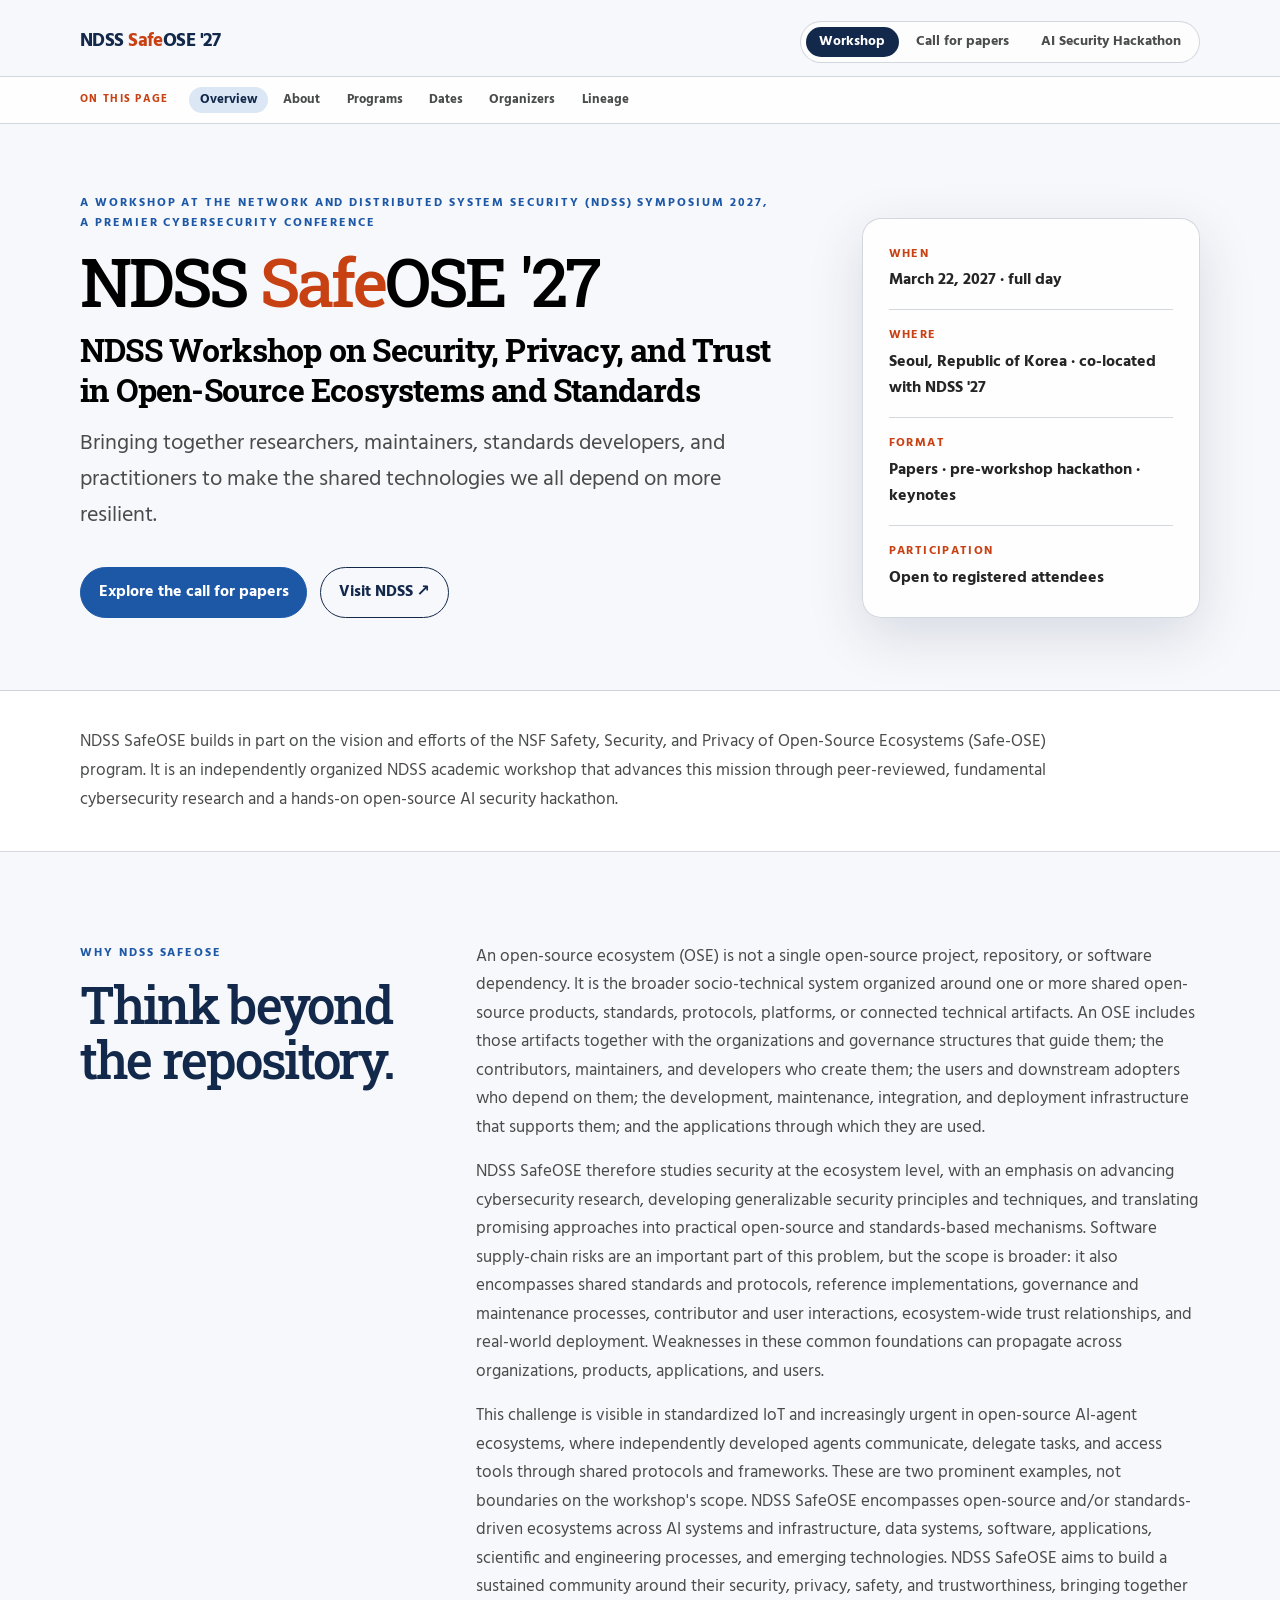
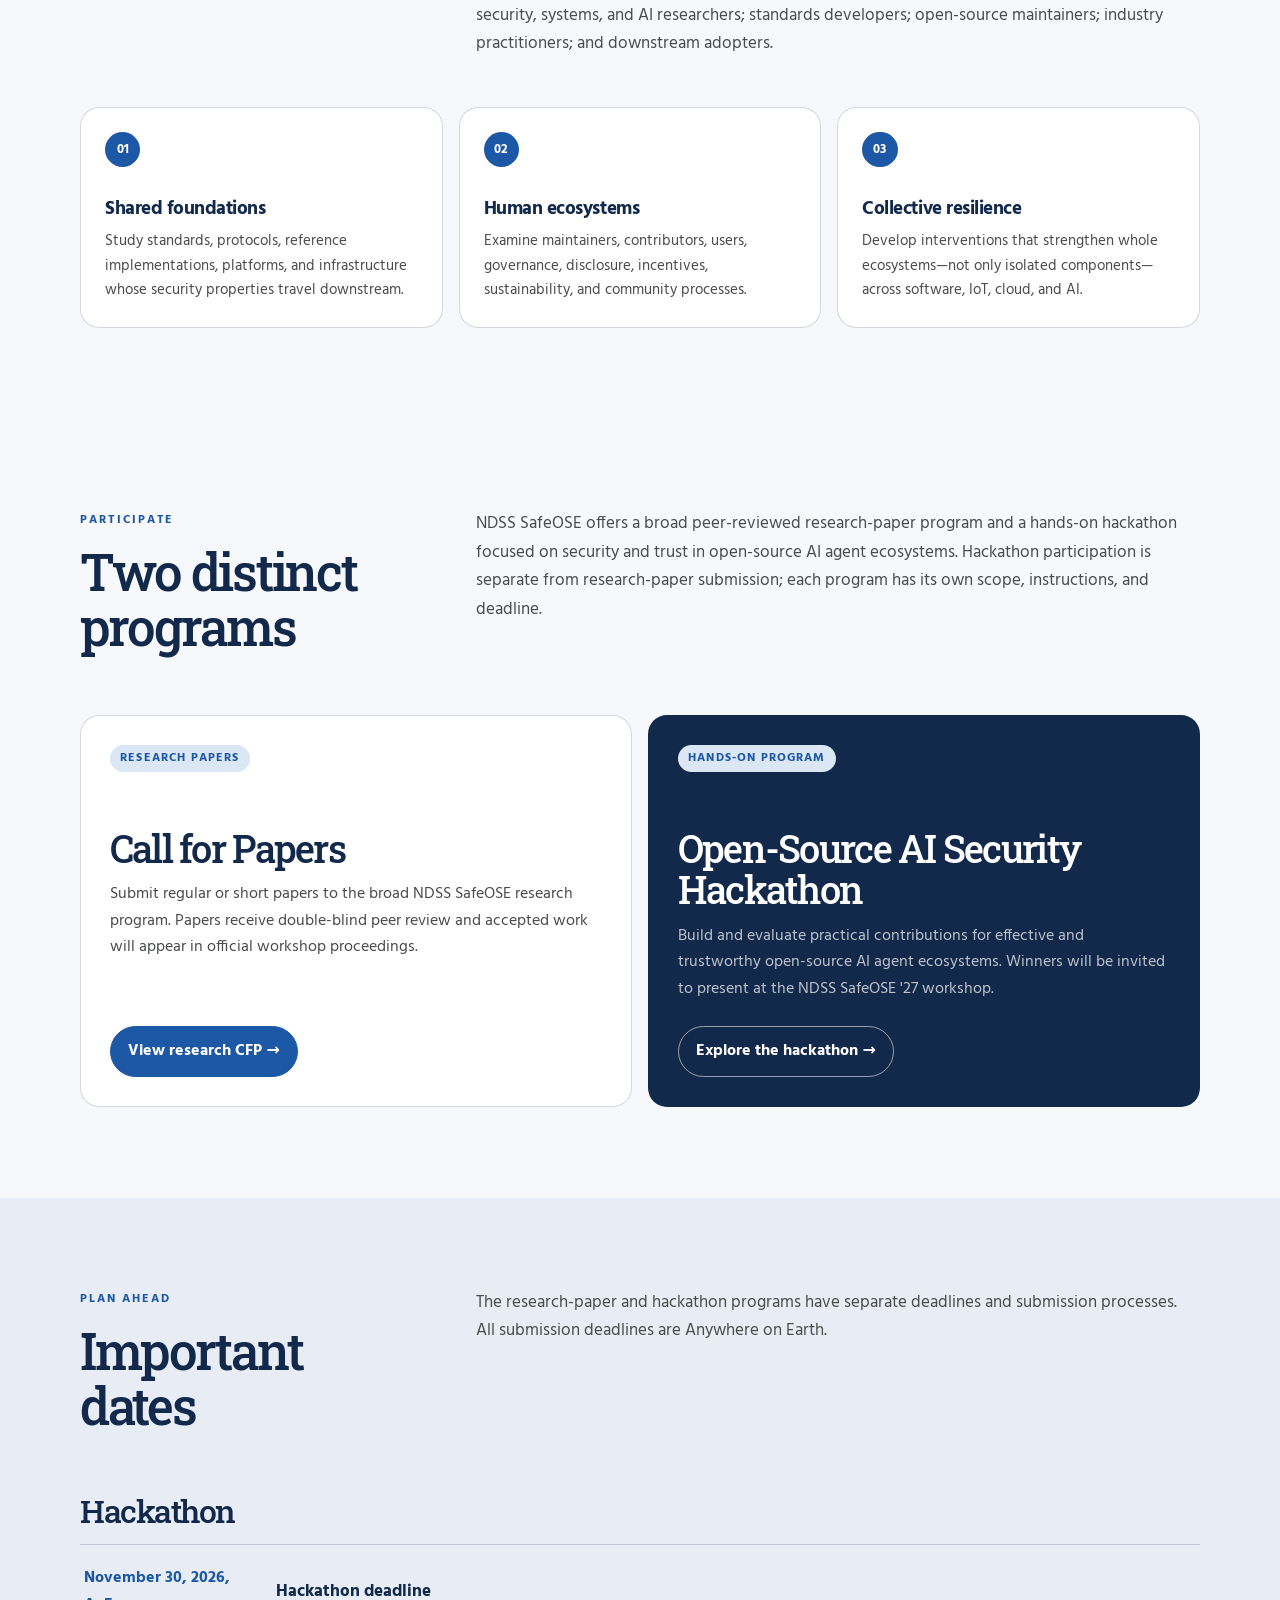
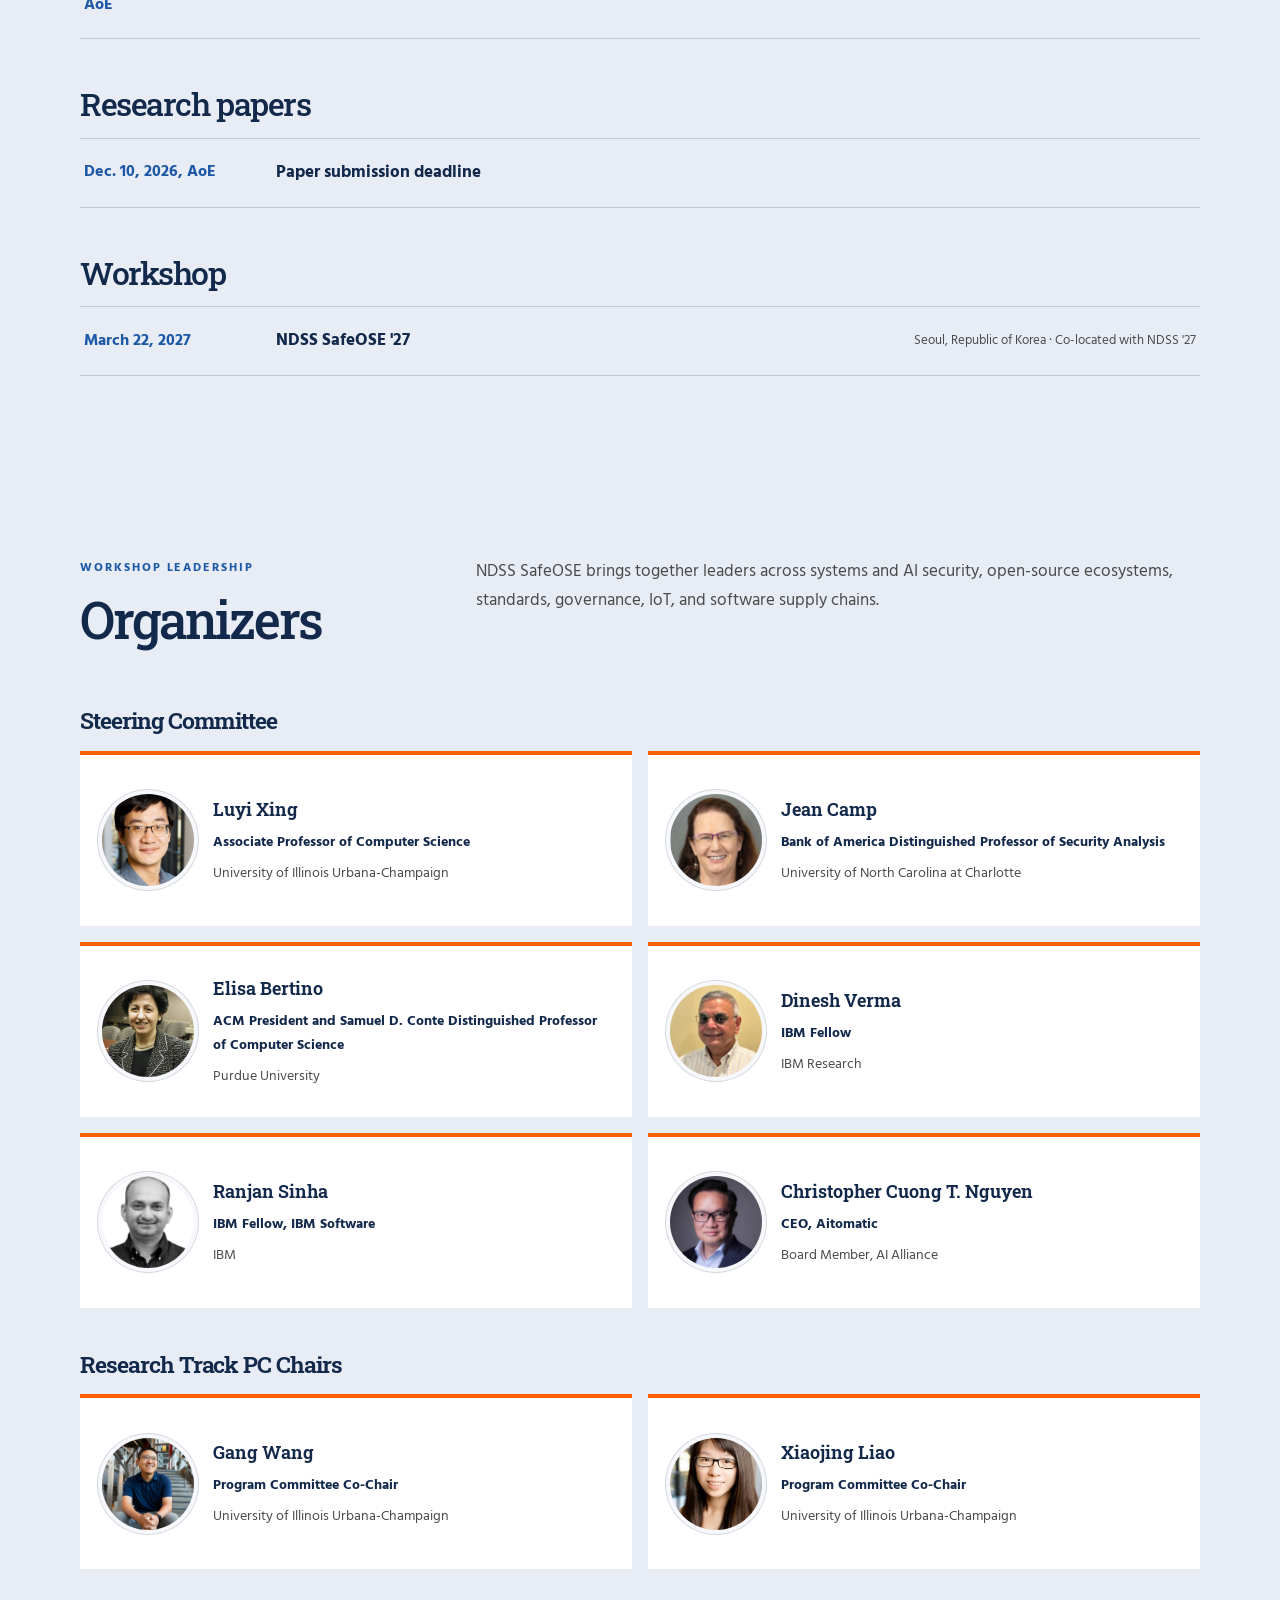
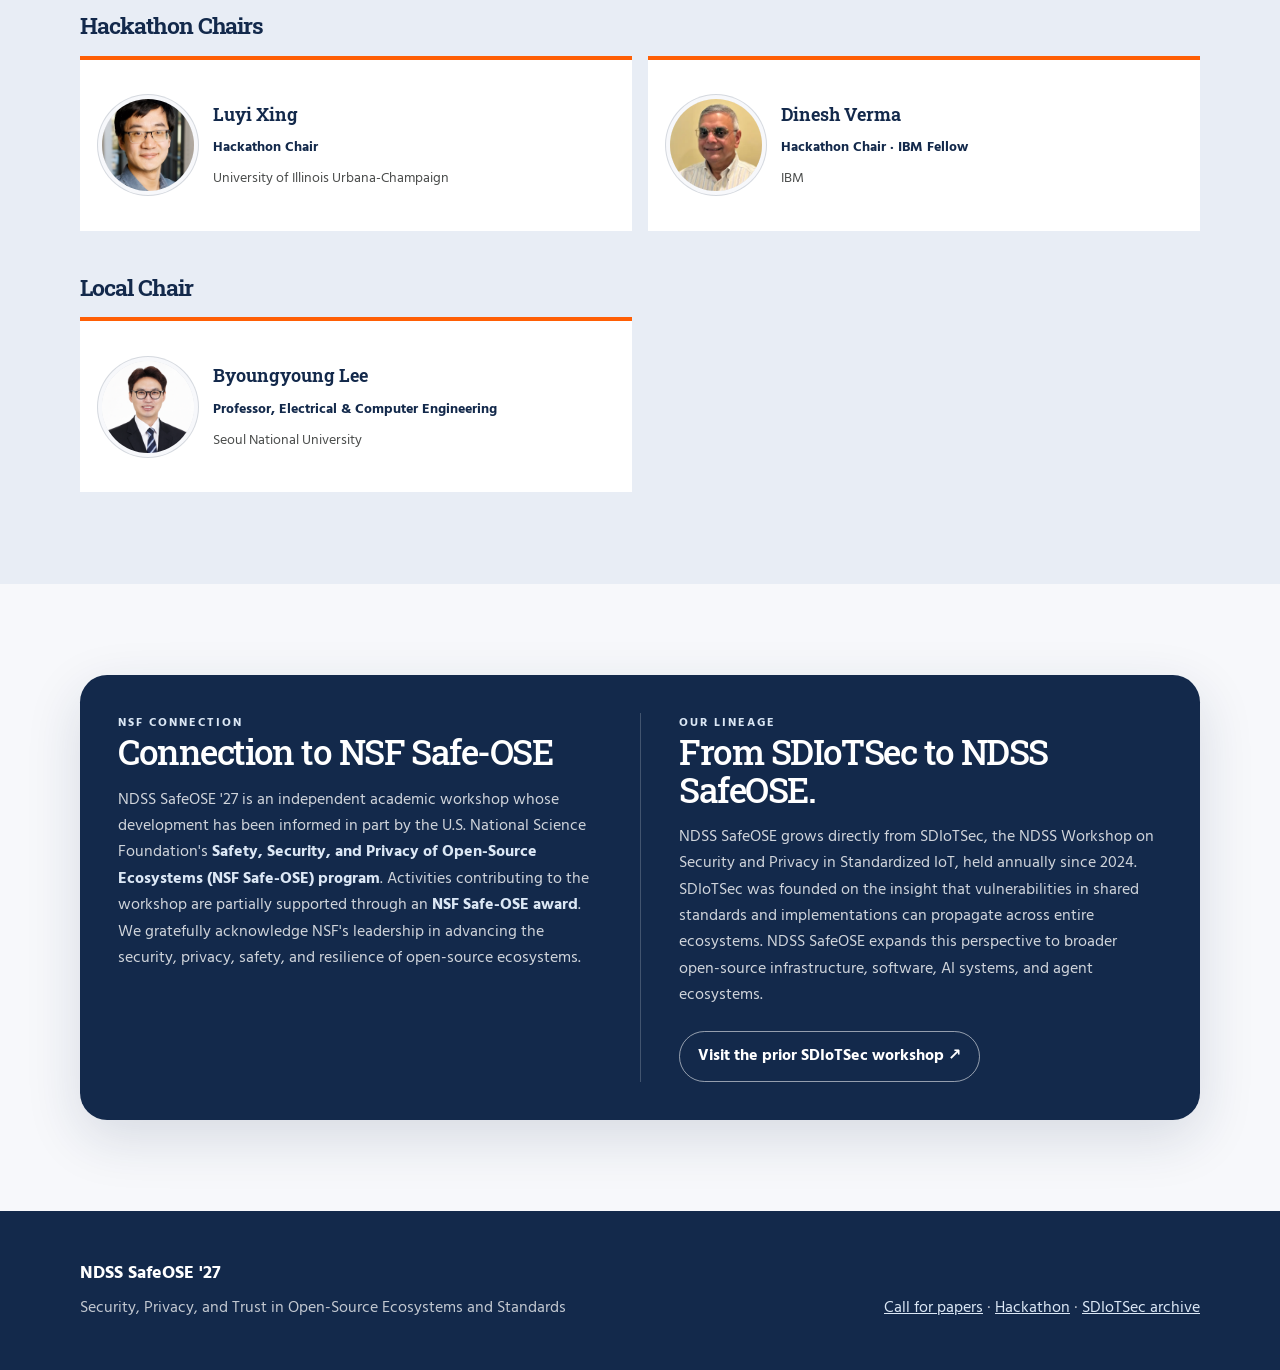
<file: index.html>
<!doctype html>
<html lang="en">
<head>
  <meta charset="utf-8">
  <meta name="viewport" content="width=device-width, initial-scale=1">
  <meta name="description" content="NDSS SafeOSE '27 — Workshop on Security, Privacy, and Trust in Open-Source Ecosystems and Standards.">
  <meta property="og:title" content="NDSS SafeOSE '27">
  <meta property="og:description" content="Workshop on Security, Privacy, and Trust in Open-Source Ecosystems and Standards.">
  <meta property="og:type" content="website">
  <meta name="twitter:card" content="summary">
  <meta name="twitter:title" content="NDSS SafeOSE '27">
  <meta name="twitter:description" content="Workshop on Security, Privacy, and Trust in Open-Source Ecosystems and Standards.">
  <title>NDSS SafeOSE '27 | Workshop</title>
  <link rel="preconnect" href="https://fonts.googleapis.com">
  <link rel="preconnect" href="https://fonts.gstatic.com" crossorigin>
  <link href="https://fonts.googleapis.com/css2?family=Hind:wght@400;500;600;700&family=Roboto+Slab:wght@400;500;600;700&display=swap" rel="stylesheet">
  <style>
    :root {
      --ink: #13294b;
      --charcoal: #252525;
      --muted: #4a4c4b;
      --paper: #f7f8fb;
      --cream: #e8edf5;
      --green: #1d58a7;
      --orange-deep: #c84113;
      --mint: #dbe7f5;
      --amber: #ff5f05;
      --white: #ffffff;
      --line: rgba(19, 41, 75, .18);
      --radius: 1.2rem;
      --shadow: 0 18px 55px rgba(19, 41, 75, .14);
    }

    * { box-sizing: border-box; }
    html { scroll-behavior: smooth; }
    body {
      margin: 0;
      color: var(--ink);
      background: var(--paper);
      font-family: Hind, ui-sans-serif, system-ui, sans-serif;
      line-height: 1.65;
    }

    a { color: inherit; }
    .wrap { width: min(1120px, calc(100% - 2.5rem)); margin-inline: auto; }
    .eyebrow {
      margin: 0 0 .85rem;
      color: var(--green);
      font-size: .76rem;
      font-weight: 800;
      letter-spacing: .16em;
      text-transform: uppercase;
    }

    header {
      position: sticky;
      top: 0;
      z-index: 10;
      background: rgba(247, 248, 251, .92);
      backdrop-filter: blur(14px);
    }
    .site-nav { min-height: 68px; display: flex; align-items: center; justify-content: space-between; gap: 1.5rem; }
    .brand { text-decoration: none; font-size: 1.2rem; font-weight: 900; letter-spacing: -.03em; }
    .brand span { color: var(--orange-deep); }
    .page-nav { display: flex; gap: .25rem; padding: .3rem; border: 1px solid var(--line); border-radius: 999px; background: rgba(255,255,255,.7); }
    .page-nav a { padding: .45rem .85rem; border-radius: 999px; color: var(--muted); font-size: .86rem; font-weight: 750; line-height: 1.2; text-decoration: none; white-space: nowrap; }
    .page-nav a:hover { color: var(--orange-deep); background: var(--white); }
    .page-nav a[aria-current="page"] { color: var(--white); background: var(--ink); }
    .short-label { display: none; }
    .section-nav { border-top: 1px solid var(--line); border-bottom: 1px solid var(--line); background: rgba(255,255,255,.78); }
    .section-nav-inner { display: flex; min-height: 46px; align-items: center; gap: 1.25rem; }
    .section-nav-label { flex: 0 0 auto; color: var(--orange-deep); font-size: .68rem; font-weight: 900; letter-spacing: .12em; text-transform: uppercase; }
    .section-links { display: flex; min-width: 0; gap: .25rem; overflow-x: auto; scrollbar-width: none; }
    .section-links::-webkit-scrollbar { display: none; }
    .section-links a { flex: 0 0 auto; padding: .35rem .7rem; border-radius: 999px; color: var(--muted); font-size: .8rem; font-weight: 700; line-height: 1.2; text-decoration: none; white-space: nowrap; }
    .section-links a:hover { color: var(--ink); background: var(--cream); }
    .section-links a[aria-current="location"] { color: var(--ink); background: var(--mint); }
    main [id] { scroll-margin-top: 132px; }

    .hero {
      position: relative;
      overflow: hidden;
      padding: 4.8rem 0 4.5rem;
      border-bottom: 1px solid var(--line);
    }
    .hero-grid { position: relative; display: grid; grid-template-columns: 1.35fr .65fr; gap: 5rem; align-items: end; }
    h1, h2, h3 { margin-top: 0; line-height: 1.08; letter-spacing: -.045em; }
    h1 { max-width: none; margin-bottom: .75rem; color: #000; font-family: "Roboto Slab", Georgia, serif; font-size: clamp(2.6rem, 5.2vw, 4.7rem); font-weight: 500; white-space: nowrap; }
    .safe-accent { color: var(--orange-deep); }
    .formal-title { max-width: 780px; margin: 0 0 1rem; color: #000; font-family: "Roboto Slab", Georgia, serif; font-size: clamp(1.35rem, 2.5vw, 2rem); font-weight: 700; line-height: 1.25; letter-spacing: -.025em; }
    .lede { max-width: 760px; margin: 0; color: var(--muted); font-size: clamp(1.05rem, 2vw, 1.35rem); }
    .mission-bridge { padding: 2.25rem 0; border-bottom: 1px solid var(--line); background: var(--white); }
    .mission-bridge p { max-width: 980px; margin: 0; color: var(--muted); font-size: 1.08rem; font-weight: 400; line-height: 1.7; }
    .actions { display: flex; flex-wrap: wrap; gap: .8rem; margin-top: 2.1rem; }
    .button { display: inline-flex; align-items: center; justify-content: center; min-height: 48px; padding: .7rem 1.1rem; border: 1px solid var(--ink); border-radius: 999px; font-weight: 800; text-decoration: none; }
    .button.primary { border-color: var(--green); color: var(--white); background: var(--green); }
    .button:hover { transform: translateY(-2px); }
    .fact-card { padding: 1.6rem; border: 1px solid var(--line); border-radius: var(--radius); background: rgba(255, 255, 255, .84); box-shadow: var(--shadow); }
    .fact-card dl { margin: 0; }
    .fact-card div + div { margin-top: 1rem; padding-top: 1rem; border-top: 1px solid var(--line); }
    .fact-card dt { color: var(--orange-deep); font-size: .72rem; font-weight: 800; letter-spacing: .12em; text-transform: uppercase; }
    .fact-card dd { margin: .2rem 0 0; color: var(--charcoal); font-weight: 800; }

    section { padding: 5.7rem 0; }
    section.alt { background: var(--cream); }
    .section-head { display: grid; grid-template-columns: .65fr 1.35fr; gap: 3rem; margin-bottom: 3rem; }
    h2 { margin-bottom: .8rem; font-family: "Roboto Slab", Georgia, serif; font-size: clamp(2.2rem, 4vw, 3.7rem); font-weight: 500; }
    .section-copy { margin: 0; color: var(--muted); font-size: 1.08rem; }
    .section-copy p { margin: 0; }
    .section-copy p + p { margin-top: 1rem; }
    .cards { display: grid; grid-template-columns: repeat(3, 1fr); gap: 1rem; }
    .card { padding: 1.5rem; border: 1px solid var(--line); border-radius: var(--radius); background: var(--white); }
    .card .number { display: inline-grid; width: 2.2rem; height: 2.2rem; margin-bottom: 2rem; place-items: center; border-radius: 50%; color: var(--white); background: var(--green); font-size: .8rem; font-weight: 900; }
    .card h3 { margin-bottom: .6rem; font-size: 1.18rem; letter-spacing: -.025em; }
    .card p { margin: 0; color: var(--muted); font-size: .93rem; }

    .topics { display: grid; grid-template-columns: repeat(2, 1fr); gap: .75rem; padding: 0; list-style: none; }
    .topics li { position: relative; padding: 1rem 1rem 1rem 2.7rem; border: 1px solid var(--line); border-radius: .9rem; background: rgba(255,255,255,.42); font-weight: 650; }
    .topics li::before { position: absolute; left: 1rem; content: "↗"; color: var(--green); font-weight: 900; }
    .topics-block { margin: 3.5rem 0; padding-top: 3rem; border-top: 1px solid var(--line); }
    .topics-block h3 { margin-bottom: .65rem; font-family: "Roboto Slab", Georgia, serif; font-size: clamp(1.8rem, 3vw, 2.6rem); font-weight: 500; }
    .topics-block .section-copy { margin-bottom: 1.5rem; }

    .feature-grid { display: grid; grid-template-columns: repeat(2, 1fr); gap: 1rem; }
    .feature-card { display: flex; min-height: 310px; padding: 1.8rem; flex-direction: column; border: 1px solid var(--line); border-radius: var(--radius); background: var(--white); }
    .feature-card.agent { background: var(--ink); color: var(--white); }
    .feature-card .tag { align-self: flex-start; margin-bottom: 3.5rem; padding: .25rem .65rem; border-radius: 999px; color: var(--green); background: var(--mint); font-size: .72rem; font-weight: 900; letter-spacing: .1em; }
    .feature-card h3 { margin-bottom: .75rem; font-family: "Roboto Slab", Georgia, serif; font-size: clamp(1.7rem, 3vw, 2.5rem); font-weight: 500; }
    .feature-card p { margin: 0 0 1.5rem; color: var(--muted); }
    .feature-card.agent p { color: rgba(255,255,255,.72); }
    .feature-card .button { align-self: flex-start; margin-top: auto; }
    .feature-card.agent .button { border-color: rgba(255,255,255,.55); }

    .dates { border-top: 1px solid var(--line); }
    .date-group + .date-group { margin-top: 3rem; }
    .date-group h3 { margin-bottom: 1rem; font-family: "Roboto Slab", Georgia, serif; font-size: clamp(1.55rem, 2.5vw, 2.1rem); font-weight: 500; }
    .date-row { display: grid; grid-template-columns: 10rem 1fr auto; gap: 2rem; align-items: center; padding: 1.25rem .25rem; border-bottom: 1px solid var(--line); }
    .date-row time { color: var(--green); font-weight: 900; }
    .date-row strong { font-size: 1.05rem; }
    .date-row span { color: var(--muted); font-size: .84rem; }

    .lineage { display: grid; grid-template-columns: repeat(2, 1fr); padding: 2.4rem; border-radius: calc(var(--radius) + .5rem); color: var(--white); background: var(--ink); box-shadow: var(--shadow); }
    .lineage-block { padding-right: 2.4rem; }
    .lineage-block + .lineage-block { padding-right: 0; padding-left: 2.4rem; border-left: 1px solid rgba(255,255,255,.2); }
    .lineage .eyebrow { color: var(--mint); }
    .lineage h2 { margin-bottom: 1rem; font-size: clamp(1.8rem, 2.7vw, 2.7rem); }
    .lineage p { margin: 0; color: rgba(255,255,255,.8); }
    .lineage p + p { margin-top: 1rem; }
    .lineage a:not(.button) { color: var(--mint); font-weight: 700; text-decoration: none; transition: color .18s ease; }
    .lineage a:not(.button):hover, .lineage a:not(.button):focus-visible { color: var(--white); text-decoration: underline; text-decoration-color: rgba(219,231,245,.65); text-decoration-thickness: 1px; text-underline-offset: .2em; }
    .lineage .button { margin-top: 1.4rem; border-color: rgba(255,255,255,.55); }

    .organizer-subsection + .organizer-subsection { margin-top: 2.75rem; }
    .organizer-subsection-title { margin: 0 0 1.1rem; font-family: "Roboto Slab", Georgia, serif; font-size: 1.45rem; font-weight: 650; }
    .people { display: grid; grid-template-columns: repeat(2, 1fr); gap: 1rem; }
    .person { display: grid; grid-template-columns: 92px 1fr; gap: 1.2rem; min-height: 175px; padding: 1.35rem; align-items: center; border-top: 4px solid var(--amber); background: var(--white); text-decoration: none; transition: transform .18s ease, box-shadow .18s ease; }
    .person:hover { transform: translateY(-3px); box-shadow: var(--shadow); }
    .person h3, .person h4 { margin: 0 0 .45rem; font-family: "Roboto Slab", Georgia, serif; font-size: 1.1rem; font-weight: 650; }
    .person p { margin: 0; color: var(--muted); font-size: .9rem; }
    .person .title { color: var(--ink); font-weight: 750; }
    .person .affiliation { margin-top: .45rem; }
    .committee-headshot { display: block; width: 92px; height: 92px; border-radius: 50%; object-fit: cover; object-position: center; box-shadow: 0 0 0 4px var(--paper), 0 0 0 5px var(--line); }
    .committee-headshot.luyi { object-position: center 28%; }
    .committee-headshot.elisa { object-position: center 24%; }
    footer { padding: 3rem 0; color: rgba(255,255,255,.74); background: var(--ink); }
    .footer-row { display: flex; align-items: flex-end; justify-content: space-between; gap: 2rem; }
    footer strong { display: block; margin-bottom: .35rem; color: var(--white); font-size: 1.15rem; }
    footer p { margin: 0; }
    footer a { color: var(--mint); }

    @media (max-width: 820px) {
      .hero { padding-top: 4rem; }
      .hero-grid, .section-head, .lineage { grid-template-columns: 1fr; gap: 2rem; }
      .lineage-block { padding-right: 0; }
      .lineage-block + .lineage-block { padding: 2rem 0 0; border-top: 1px solid rgba(255,255,255,.2); border-left: 0; }
      .cards, .people { grid-template-columns: repeat(2, 1fr); }
      .feature-grid { grid-template-columns: 1fr; }
      .fact-card { max-width: 480px; }
    }
    @media (max-width: 560px) {
      .wrap { width: min(100% - 1.5rem, 1120px); }
      .site-nav { min-height: 62px; gap: .65rem; }
      .brand { font-size: 1.05rem; }
      .page-nav { gap: 0; padding: .2rem; }
      .page-nav a { padding: .4rem .55rem; font-size: .74rem; }
      .wide-label { display: none; }
      .short-label { display: inline; }
      .section-nav-inner { gap: .6rem; }
      .section-nav-label { font-size: .6rem; }
      .section-links a { padding-inline: .55rem; font-size: .75rem; }
      h1 { font-size: clamp(1.9rem, 9vw, 2.25rem); }
      .cards, .topics, .people { grid-template-columns: 1fr; }
      .date-row { grid-template-columns: 1fr; gap: .25rem; }
      .footer-row { align-items: flex-start; flex-direction: column; }
    }
  </style>
</head>
<body>
  <header>
    <nav class="wrap site-nav" aria-label="Site navigation">
      <a class="brand" href="index.html">NDSS <span>Safe</span>OSE '27</a>
      <div class="page-nav">
        <a href="index.html" aria-current="page">Workshop</a>
        <a href="cfp.html"><span class="wide-label">Call for papers</span><span class="short-label">Papers</span></a>
        <a href="hackathons.html"><span class="wide-label">AI Security Hackathon</span><span class="short-label">Hackathon</span></a>
      </div>
    </nav>
    <nav class="section-nav" aria-label="On this page">
      <div class="wrap section-nav-inner">
        <span class="section-nav-label">On this page</span>
        <div class="section-links">
          <a href="#top">Overview</a>
          <a href="#about">About</a>
          <a href="#participate">Programs</a>
          <a href="#dates">Dates</a>
          <a href="#people">Organizers</a>
          <a href="#lineage">Lineage</a>
        </div>
      </div>
    </nav>
  </header>

  <main id="top">
    <section class="hero">
      <div class="wrap hero-grid">
        <div>
          <p class="eyebrow">A workshop at the Network and Distributed System Security (NDSS) Symposium 2027, a premier cybersecurity conference</p>
          <h1>NDSS <span class="safe-accent">Safe</span>OSE '27</h1>
          <p class="formal-title">NDSS Workshop on Security, Privacy, and Trust in Open-Source Ecosystems and Standards</p>
          <p class="lede">Bringing together researchers, maintainers, standards developers, and practitioners to make the shared technologies we all depend on more resilient.</p>
          <div class="actions">
            <a class="button primary" href="cfp.html">Explore the call for papers</a>
            <a class="button" href="https://www.ndss-symposium.org/" target="_blank" rel="noreferrer">Visit NDSS ↗</a>
          </div>
        </div>
        <aside class="fact-card" aria-label="Workshop details">
          <dl>
            <div><dt>When</dt><dd>March 22, 2027 · full day</dd></div>
            <div><dt>Where</dt><dd>Seoul, Republic of Korea · co-located with NDSS '27</dd></div>
            <div><dt>Format</dt><dd>Papers · pre-workshop hackathon · keynotes</dd></div>
            <div><dt>Participation</dt><dd>Open to registered attendees</dd></div>
          </dl>
        </aside>
      </div>
    </section>

    <section class="mission-bridge" aria-label="Relationship to NSF Safe-OSE">
      <div class="wrap">
        <p>NDSS SafeOSE builds in part on the vision and efforts of the NSF Safety, Security, and Privacy of Open-Source Ecosystems (Safe-OSE) program. It is an independently organized NDSS academic workshop that advances this mission through peer-reviewed, fundamental cybersecurity research and a hands-on open-source AI security hackathon.</p>
      </div>
    </section>

    <section id="about">
      <div class="wrap">
        <div class="section-head">
          <div><p class="eyebrow">Why NDSS SafeOSE</p><h2>Think beyond the repository.</h2></div>
          <div class="section-copy">
            <p>An open-source ecosystem (OSE) is not a single open-source project, repository, or software dependency. It is the broader socio-technical system organized around one or more shared open-source products, standards, protocols, platforms, or connected technical artifacts. An OSE includes those artifacts together with the organizations and governance structures that guide them; the contributors, maintainers, and developers who create them; the users and downstream adopters who depend on them; the development, maintenance, integration, and deployment infrastructure that supports them; and the applications through which they are used.</p>
            <p>NDSS SafeOSE therefore studies security at the ecosystem level, with an emphasis on advancing cybersecurity research, developing generalizable security principles and techniques, and translating promising approaches into practical open-source and standards-based mechanisms. Software supply-chain risks are an important part of this problem, but the scope is broader: it also encompasses shared standards and protocols, reference implementations, governance and maintenance processes, contributor and user interactions, ecosystem-wide trust relationships, and real-world deployment. Weaknesses in these common foundations can propagate across organizations, products, applications, and users.</p>
            <p>This challenge is visible in standardized IoT and increasingly urgent in open-source AI-agent ecosystems, where independently developed agents communicate, delegate tasks, and access tools through shared protocols and frameworks. These are two prominent examples, not boundaries on the workshop's scope. NDSS SafeOSE encompasses open-source and/or standards-driven ecosystems across AI systems and infrastructure, data systems, software, applications, scientific and engineering processes, and emerging technologies. NDSS SafeOSE aims to build a sustained community around their security, privacy, safety, and trustworthiness, bringing together security, systems, and AI researchers; standards developers; open-source maintainers; industry practitioners; and downstream adopters.</p>
          </div>
        </div>
        <div class="cards">
          <article class="card"><span class="number">01</span><h3>Shared foundations</h3><p>Study standards, protocols, reference implementations, platforms, and infrastructure whose security properties travel downstream.</p></article>
          <article class="card"><span class="number">02</span><h3>Human ecosystems</h3><p>Examine maintainers, contributors, users, governance, disclosure, incentives, sustainability, and community processes.</p></article>
          <article class="card"><span class="number">03</span><h3>Collective resilience</h3><p>Develop interventions that strengthen whole ecosystems—not only isolated components—across software, IoT, cloud, and AI.</p></article>
        </div>
      </div>
    </section>

    <section id="participate">
      <div class="wrap">
        <div class="section-head">
          <div><p class="eyebrow">Participate</p><h2>Two distinct programs</h2></div>
          <p class="section-copy">NDSS SafeOSE offers a broad peer-reviewed research-paper program and a hands-on hackathon focused on security and trust in open-source AI agent ecosystems. Hackathon participation is separate from research-paper submission; each program has its own scope, instructions, and deadline.</p>
        </div>
        <div class="feature-grid">
          <article class="feature-card">
            <span class="tag">RESEARCH PAPERS</span>
            <h3>Call for Papers</h3>
            <p>Submit regular or short papers to the broad NDSS SafeOSE research program. Papers receive double-blind peer review and accepted work will appear in official workshop proceedings.</p>
            <a class="button primary" href="cfp.html">View research CFP →</a>
          </article>
          <article class="feature-card agent">
            <span class="tag">HANDS-ON PROGRAM</span>
            <h3>Open-Source AI Security Hackathon</h3>
            <p>Build and evaluate practical contributions for effective and trustworthy open-source AI agent ecosystems. Winners will be invited to present at the NDSS SafeOSE '27 workshop.</p>
            <a class="button" href="hackathons.html">Explore the hackathon →</a>
          </article>
        </div>
      </div>
    </section>

    <section class="alt" id="dates">
      <div class="wrap">
        <div class="section-head">
          <div><p class="eyebrow">Plan ahead</p><h2>Important dates</h2></div>
          <p class="section-copy">The research-paper and hackathon programs have separate deadlines and submission processes. All submission deadlines are Anywhere on Earth.</p>
        </div>
        <div class="date-group">
          <h3>Hackathon</h3>
          <div class="dates">
            <div class="date-row"><time datetime="2026-11-30">November 30, 2026, AoE</time><strong>Hackathon deadline</strong></div>
          </div>
        </div>
        <div class="date-group">
          <h3>Research papers</h3>
          <div class="dates">
            <div class="date-row"><time datetime="2026-12-10">Dec. 10, 2026, AoE</time><strong>Paper submission deadline</strong></div>
          </div>
        </div>
        <div class="date-group">
          <h3>Workshop</h3>
          <div class="dates">
            <div class="date-row"><time datetime="2027-03-22">March 22, 2027</time><strong>NDSS SafeOSE '27</strong><span>Seoul, Republic of Korea · Co-located with NDSS '27</span></div>
          </div>
        </div>
      </div>
    </section>

    <section class="alt" id="people">
      <div class="wrap">
        <div class="section-head">
          <div><p class="eyebrow">Workshop leadership</p><h2>Organizers</h2></div>
          <p class="section-copy">NDSS SafeOSE brings together leaders across systems and AI security, open-source ecosystems, standards, governance, IoT, and software supply chains.</p>
        </div>
        <div class="organizer-subsection">
          <h3 class="organizer-subsection-title">Steering Committee</h3>
          <div class="people">
            <a class="person" href="https://www.xing-luyi.com/" target="_blank" rel="noreferrer">
              <img class="committee-headshot luyi" src="assets/luyi-xing.jpg" alt="Headshot of Luyi Xing" width="92" height="92" loading="lazy">
              <div><h4>Luyi Xing</h4><p class="title">Associate Professor of Computer Science</p><p class="affiliation">University of Illinois Urbana-Champaign</p></div>
            </a>
            <a class="person" href="https://ljcamp.github.io/" target="_blank" rel="noreferrer">
              <img class="committee-headshot" src="assets/jean-camp.jpg" alt="Headshot of Jean Camp" width="92" height="92" loading="lazy">
              <div><h4>Jean Camp</h4><p class="title">Bank of America Distinguished Professor of Security Analysis</p><p class="affiliation">University of North Carolina at Charlotte</p></div>
            </a>
            <a class="person" href="https://www.cs.purdue.edu/homes/bertino/" target="_blank" rel="noreferrer">
              <img class="committee-headshot elisa" src="assets/elisa-bertino.jpg" alt="Headshot of Elisa Bertino" width="92" height="92" loading="lazy">
              <div><h4>Elisa Bertino</h4><p class="title">ACM President and Samuel D. Conte Distinguished Professor of Computer Science</p><p class="affiliation">Purdue University</p></div>
            </a>
            <a class="person" href="https://research.ibm.com/people/dinesh-verma" target="_blank" rel="noreferrer">
              <img class="committee-headshot" src="assets/dinesh-verma.webp" alt="Headshot of Dinesh Verma" width="92" height="92" loading="lazy">
              <div><h4>Dinesh Verma</h4><p class="title">IBM Fellow</p><p class="affiliation">IBM Research</p></div>
            </a>
            <a class="person" href="https://www.linkedin.com/in/sinharanjan/" target="_blank" rel="noreferrer">
              <img class="committee-headshot" src="assets/ranjan-sinha.jpeg" alt="Headshot of Ranjan Sinha" width="92" height="92" loading="lazy">
              <div><h4>Ranjan Sinha</h4><p class="title">IBM Fellow, IBM Software</p><p class="affiliation">IBM</p></div>
            </a>
            <a class="person" href="https://www.linkedin.com/in/ctnguyen/" target="_blank" rel="noreferrer">
              <img class="committee-headshot" src="assets/christopher-nguyen.jpeg" alt="Headshot of Christopher Cuong T. Nguyen" width="92" height="92" loading="lazy">
              <div><h4>Christopher Cuong T. Nguyen</h4><p class="title">CEO, Aitomatic</p><p class="affiliation">Board Member, AI Alliance</p></div>
            </a>
          </div>
        </div>
        <div class="organizer-subsection">
          <h3 class="organizer-subsection-title">Research Track PC Chairs</h3>
          <div class="people">
            <a class="person" href="https://gangw.cs.illinois.edu/" target="_blank" rel="noreferrer">
              <img class="committee-headshot" src="assets/gang-wang.jpg" alt="Headshot of Gang Wang" width="92" height="92" loading="lazy">
              <div><h4>Gang Wang</h4><p class="title">Program Committee Co-Chair</p><p class="affiliation">University of Illinois Urbana-Champaign</p></div>
            </a>
            <a class="person" href="https://www.xiaojingliao.com/" target="_blank" rel="noreferrer">
              <img class="committee-headshot" src="assets/xiaojing-liao.jpg" alt="Headshot of Xiaojing Liao" width="92" height="92" loading="lazy">
              <div><h4>Xiaojing Liao</h4><p class="title">Program Committee Co-Chair</p><p class="affiliation">University of Illinois Urbana-Champaign</p></div>
            </a>
          </div>
        </div>
        <div class="organizer-subsection">
          <h3 class="organizer-subsection-title">Hackathon Chairs</h3>
          <div class="people">
            <a class="person" href="https://www.xing-luyi.com/" target="_blank" rel="noreferrer">
              <img class="committee-headshot luyi" src="assets/luyi-xing.jpg" alt="Headshot of Luyi Xing" width="92" height="92" loading="lazy">
              <div><h4>Luyi Xing</h4><p class="title">Hackathon Chair</p><p class="affiliation">University of Illinois Urbana-Champaign</p></div>
            </a>
            <a class="person" href="https://research.ibm.com/people/dinesh-verma" target="_blank" rel="noreferrer">
              <img class="committee-headshot" src="assets/dinesh-verma.webp" alt="Headshot of Dinesh Verma" width="92" height="92" loading="lazy">
              <div><h4>Dinesh Verma</h4><p class="title">Hackathon Chair · IBM Fellow</p><p class="affiliation">IBM</p></div>
            </a>
          </div>
        </div>
        <div class="organizer-subsection">
          <h3 class="organizer-subsection-title">Local Chair</h3>
          <div class="people">
            <a class="person" href="https://lifeasageek.github.io/" target="_blank" rel="noreferrer">
              <img class="committee-headshot" src="assets/byoungyoung-lee.png" alt="Headshot of Byoungyoung Lee" width="92" height="92" loading="lazy">
              <div><h4>Byoungyoung Lee</h4><p class="title">Professor, Electrical &amp; Computer Engineering</p><p class="affiliation">Seoul National University</p></div>
            </a>
          </div>
        </div>
      </div>
    </section>

    <section id="lineage">
      <div class="wrap lineage">
        <article class="lineage-block" aria-labelledby="nsf-connection-title">
          <p class="eyebrow">NSF connection</p>
          <h2 id="nsf-connection-title">Connection to NSF Safe-OSE</h2>
          <p>NDSS SafeOSE '27 is an independent academic workshop whose development has been informed in part by the U.S. National Science Foundation's <a href="https://www.nsf.gov/funding/opportunities/safe-ose-safety-security-privacy-open-source-ecosystems/506343/nsf24-608" target="_blank" rel="noreferrer">Safety, Security, and Privacy of Open-Source Ecosystems (NSF Safe-OSE) program</a>. Activities contributing to the workshop are partially supported through an <a href="https://www.nsf.gov/awardsearch/show-award?AWD_ID=2625398" target="_blank" rel="noreferrer">NSF Safe-OSE award</a>. We gratefully acknowledge NSF's leadership in advancing the security, privacy, safety, and resilience of open-source ecosystems.</p>
        </article>
        <article class="lineage-block">
          <p class="eyebrow">Our lineage</p>
          <h2>From SDIoTSec to NDSS SafeOSE.</h2>
          <p>NDSS SafeOSE grows directly from SDIoTSec, the NDSS Workshop on Security and Privacy in Standardized IoT, held annually since 2024. SDIoTSec was founded on the insight that vulnerabilities in shared standards and implementations can propagate across entire ecosystems. NDSS SafeOSE expands this perspective to broader open-source infrastructure, software, AI systems, and agent ecosystems.</p>
          <a class="button" href="https://sdiotsec.github.io/" target="_blank" rel="noreferrer">Visit the prior SDIoTSec workshop ↗</a>
        </article>
      </div>
    </section>
  </main>

  <footer>
    <div class="wrap footer-row">
      <div><strong>NDSS SafeOSE '27</strong><p>Security, Privacy, and Trust in Open-Source Ecosystems and Standards</p></div>
      <p><a href="cfp.html">Call for papers</a> · <a href="hackathons.html">Hackathon</a> · <a href="https://sdiotsec.github.io/">SDIoTSec archive</a></p>
    </div>
  </footer>
  <script src="site-nav.js" defer></script>
</body>
</html>
</file>
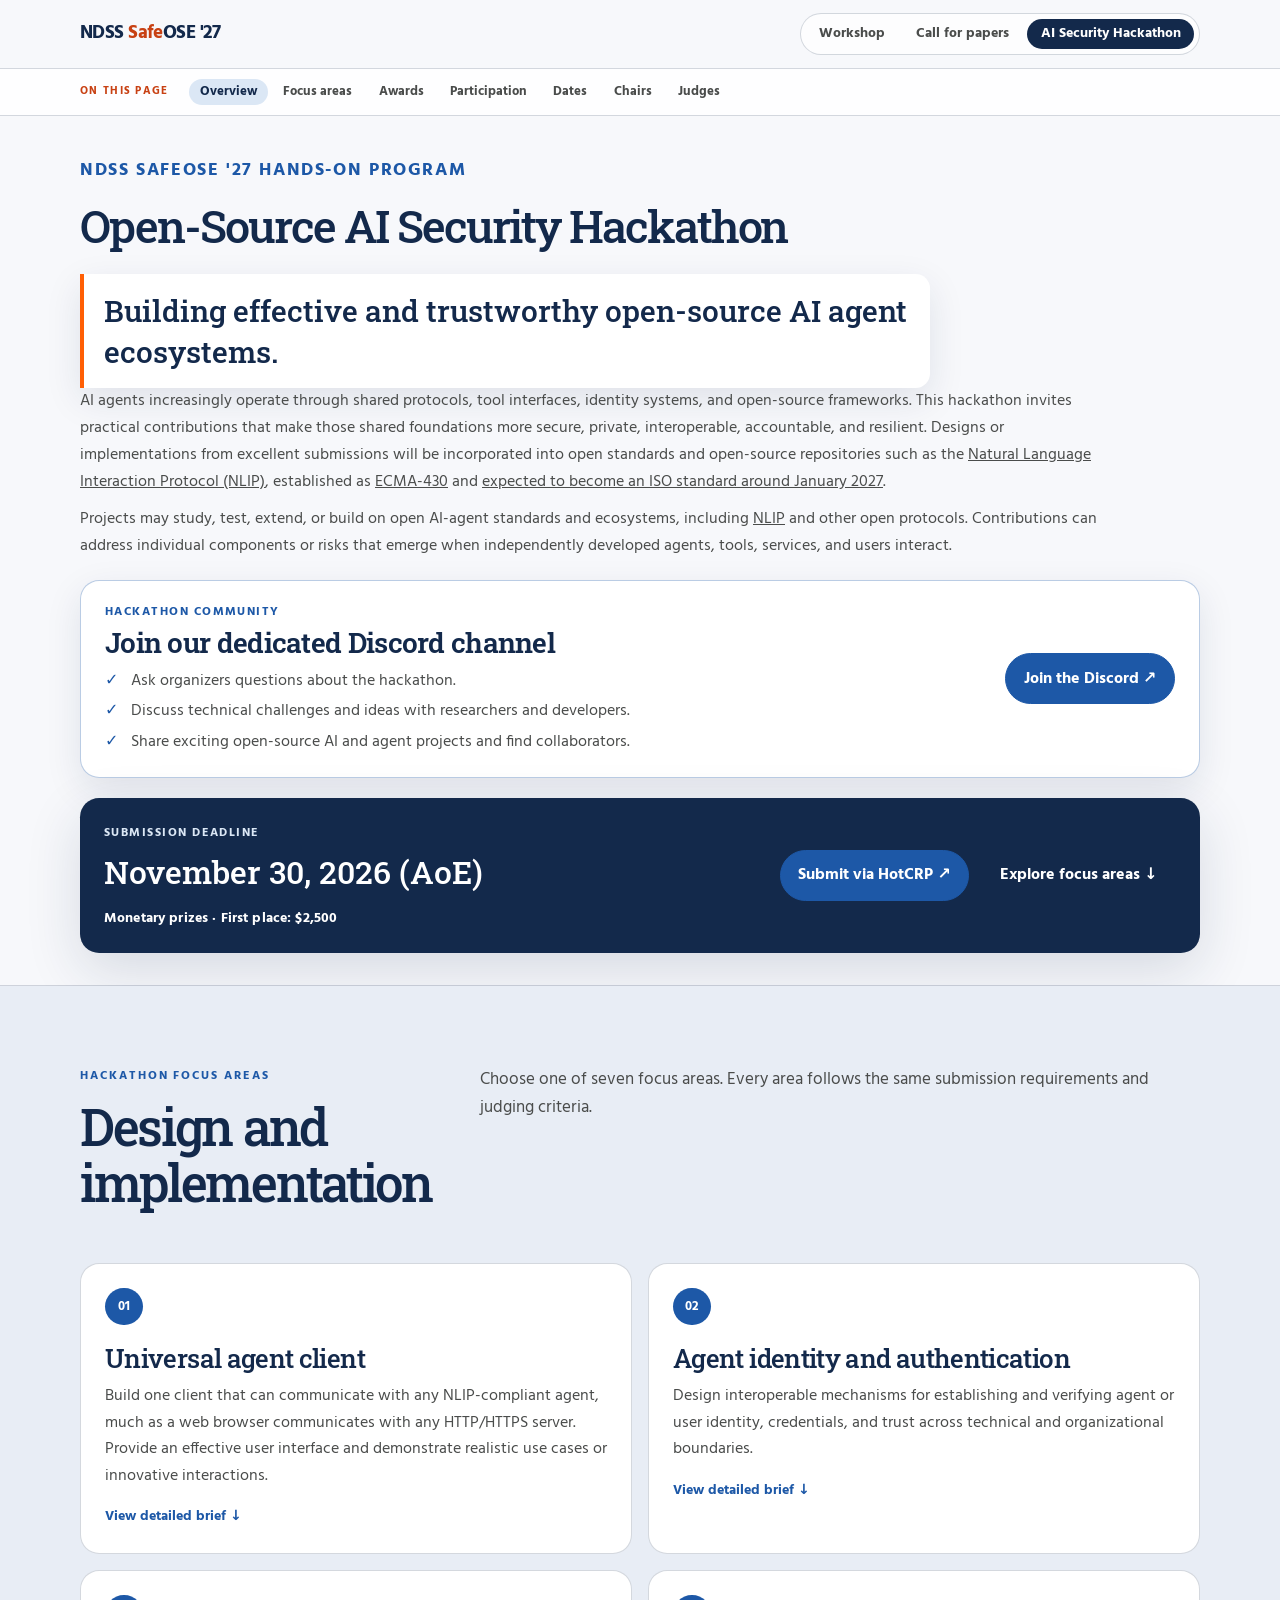
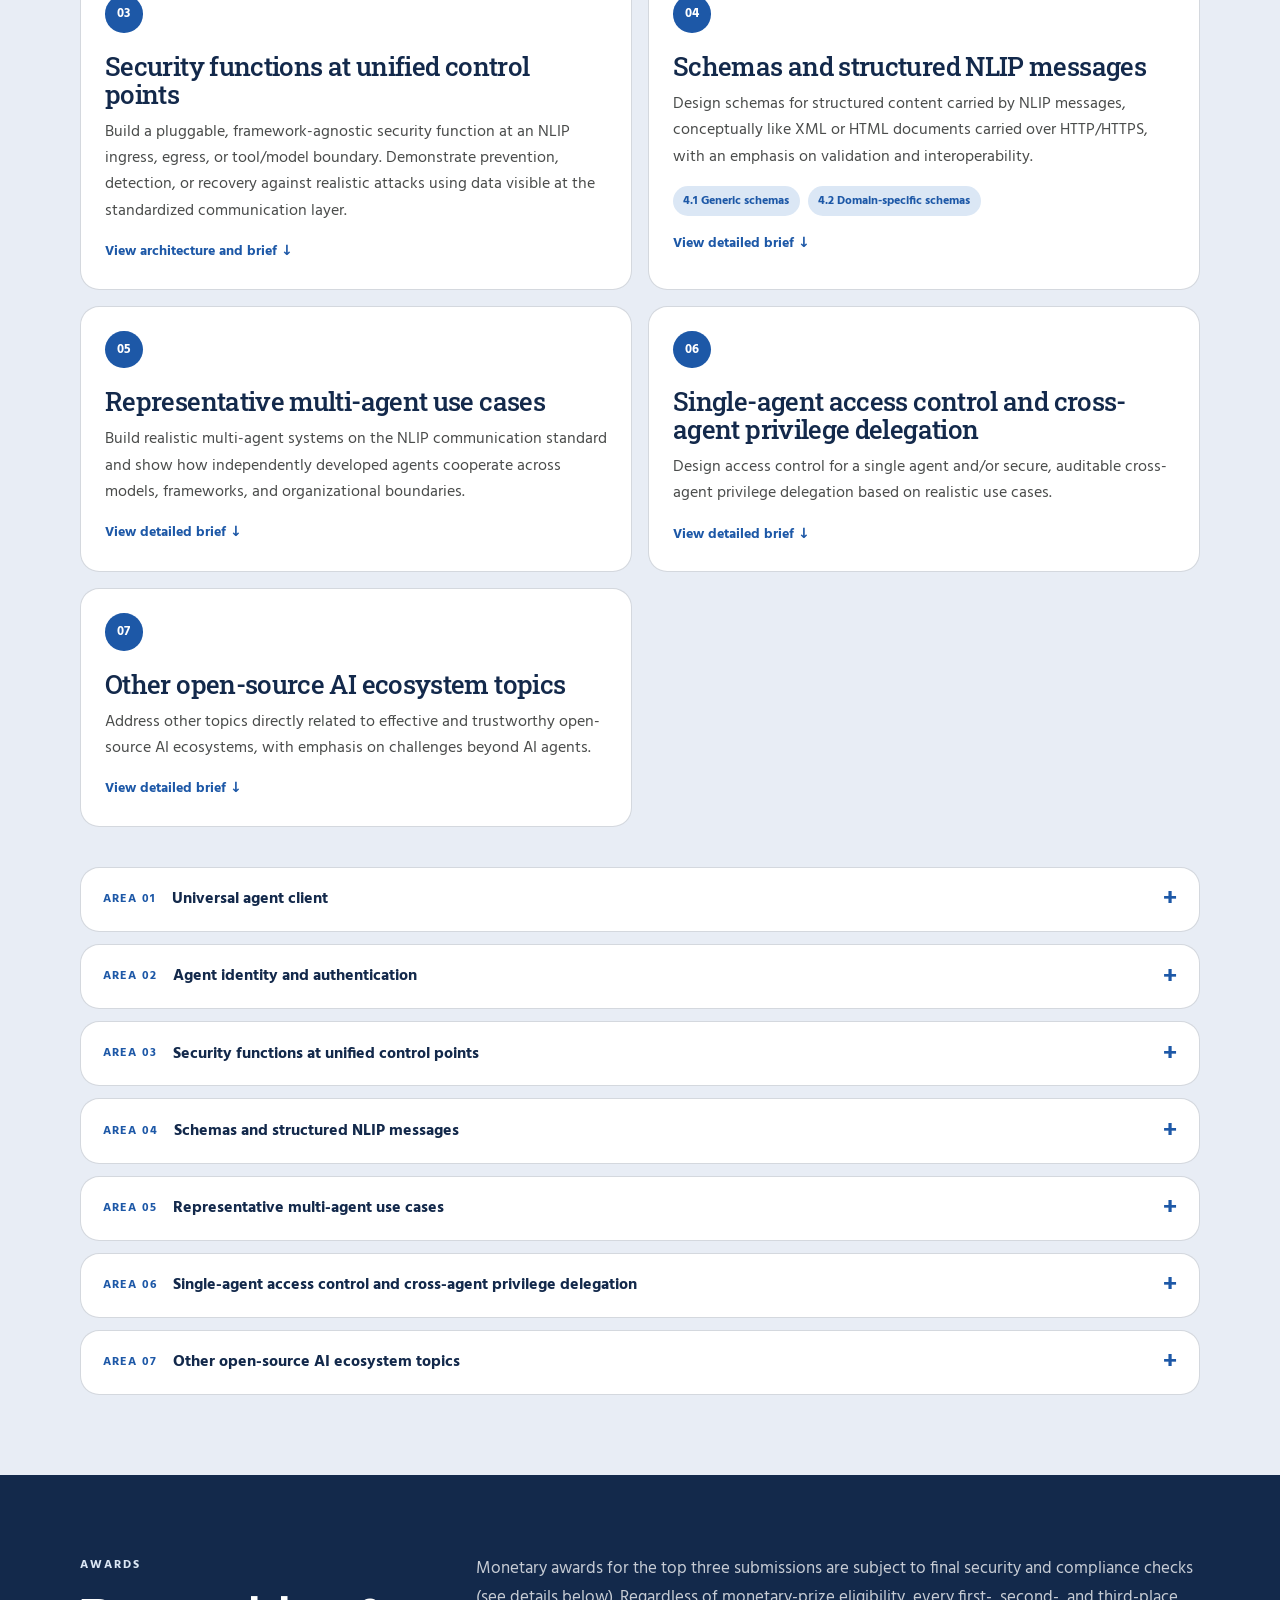
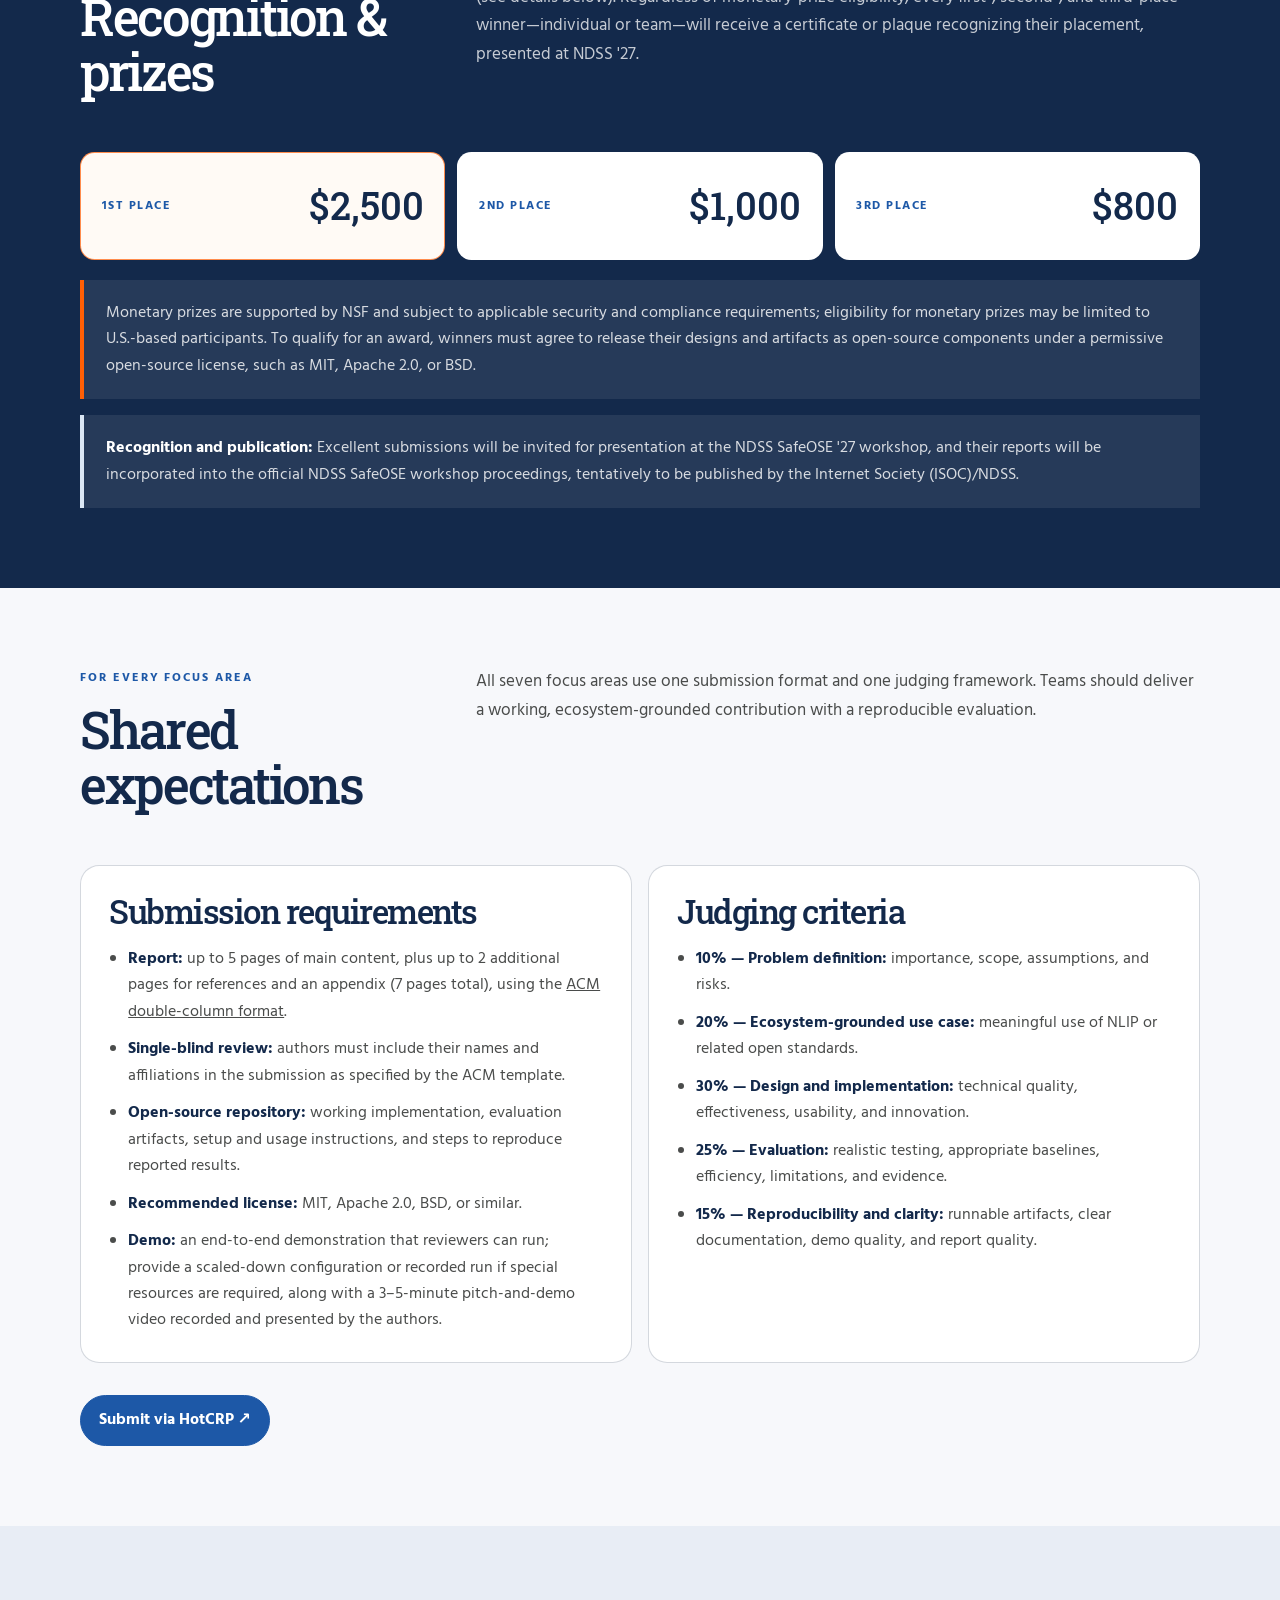
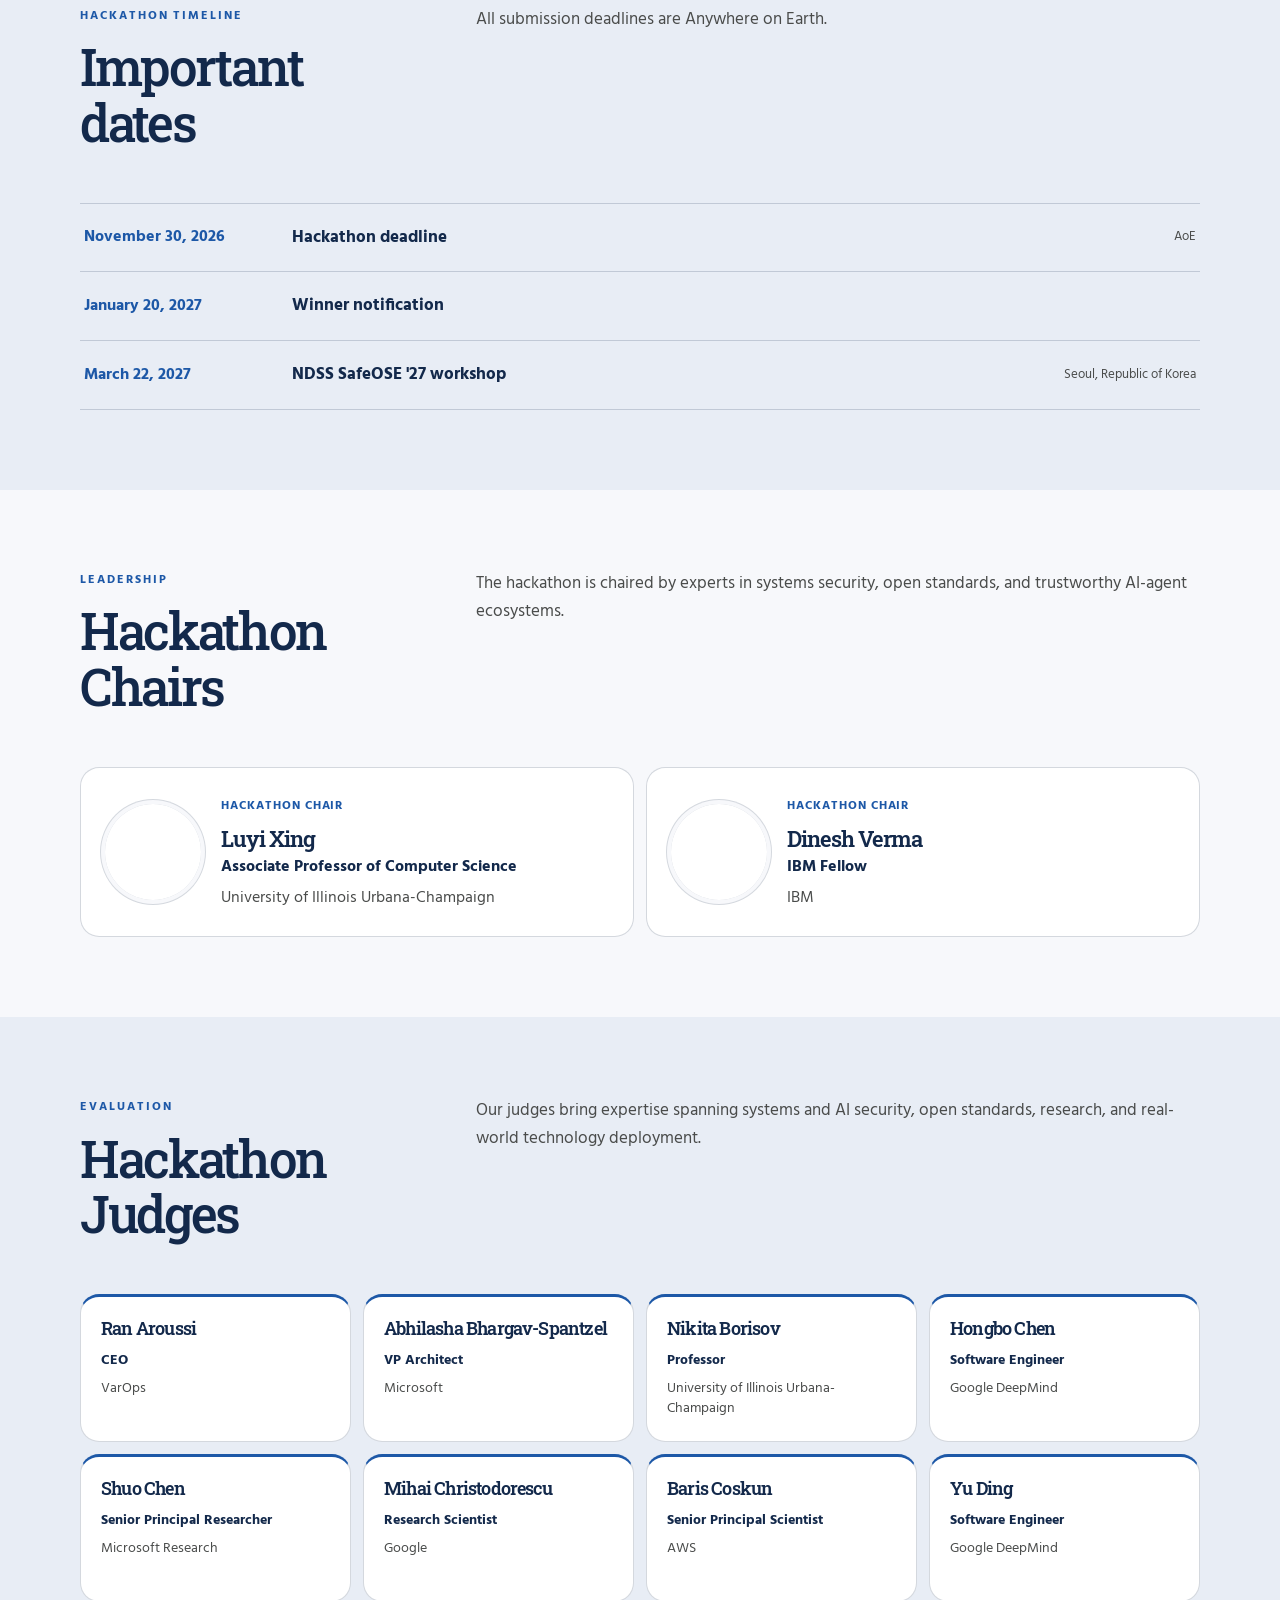
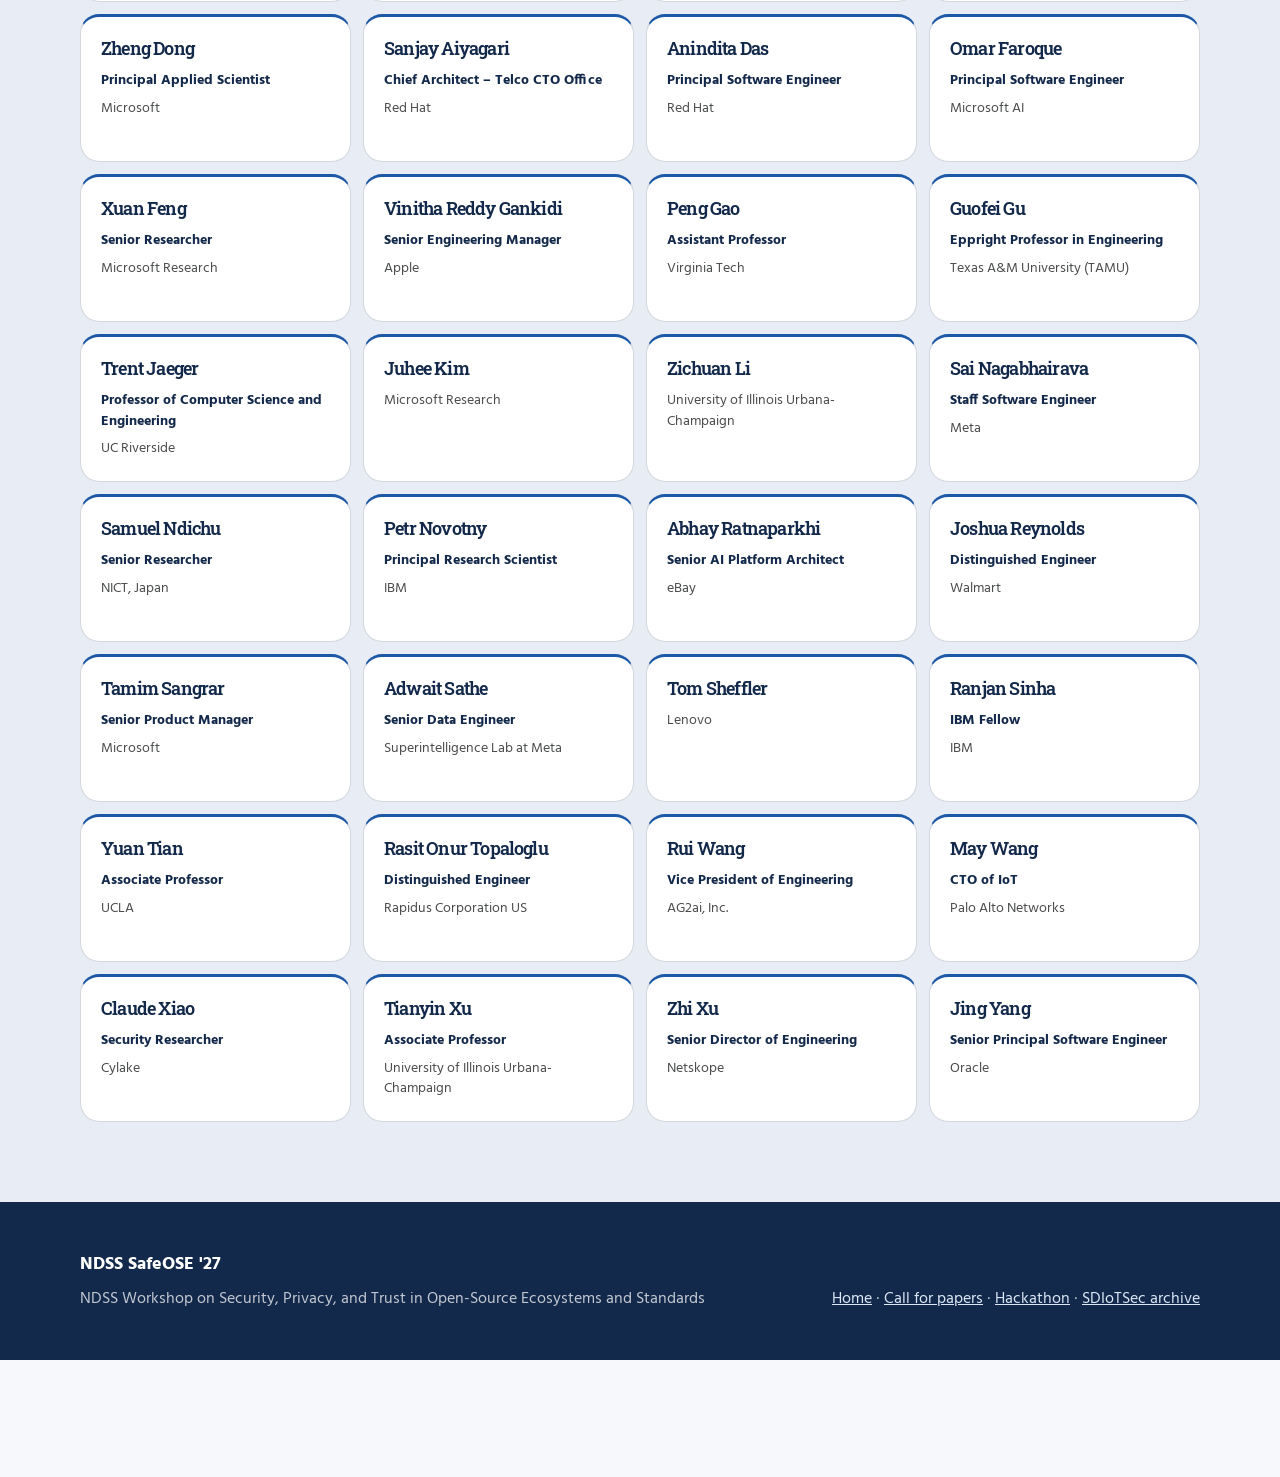
<file: ai-agent-track.html>
<!doctype html>
<html lang="en">
<head>
  <meta charset="utf-8">
  <meta name="viewport" content="width=device-width, initial-scale=1">
  <meta http-equiv="refresh" content="0; url=hackathons.html">
  <link rel="canonical" href="hackathons.html">
  <title>Open-Source AI Security Hackathon | NDSS SafeOSE '27</title>
</head>
<body>
  <p>The AI Agent Track is now part of the <a href="hackathons.html">Open-Source AI Security Hackathon</a>.</p>
</body>
</html>
</file>
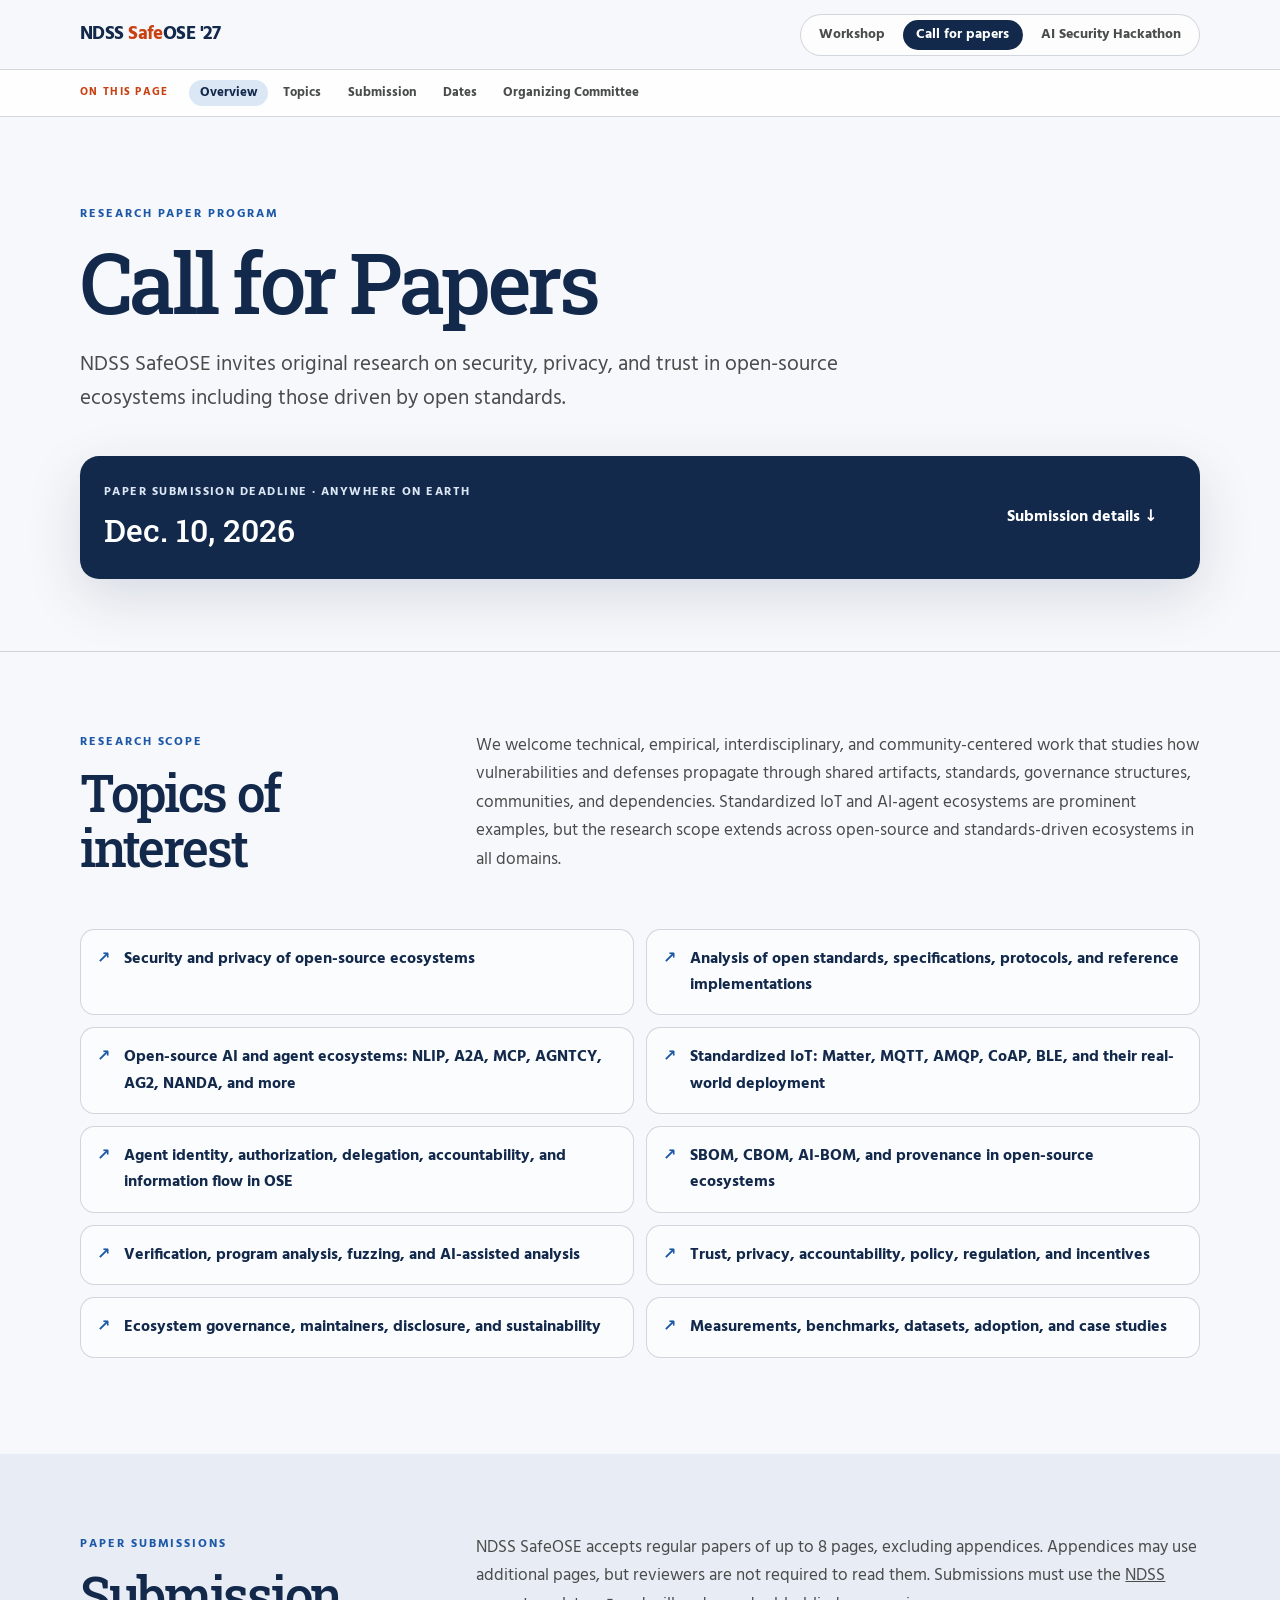
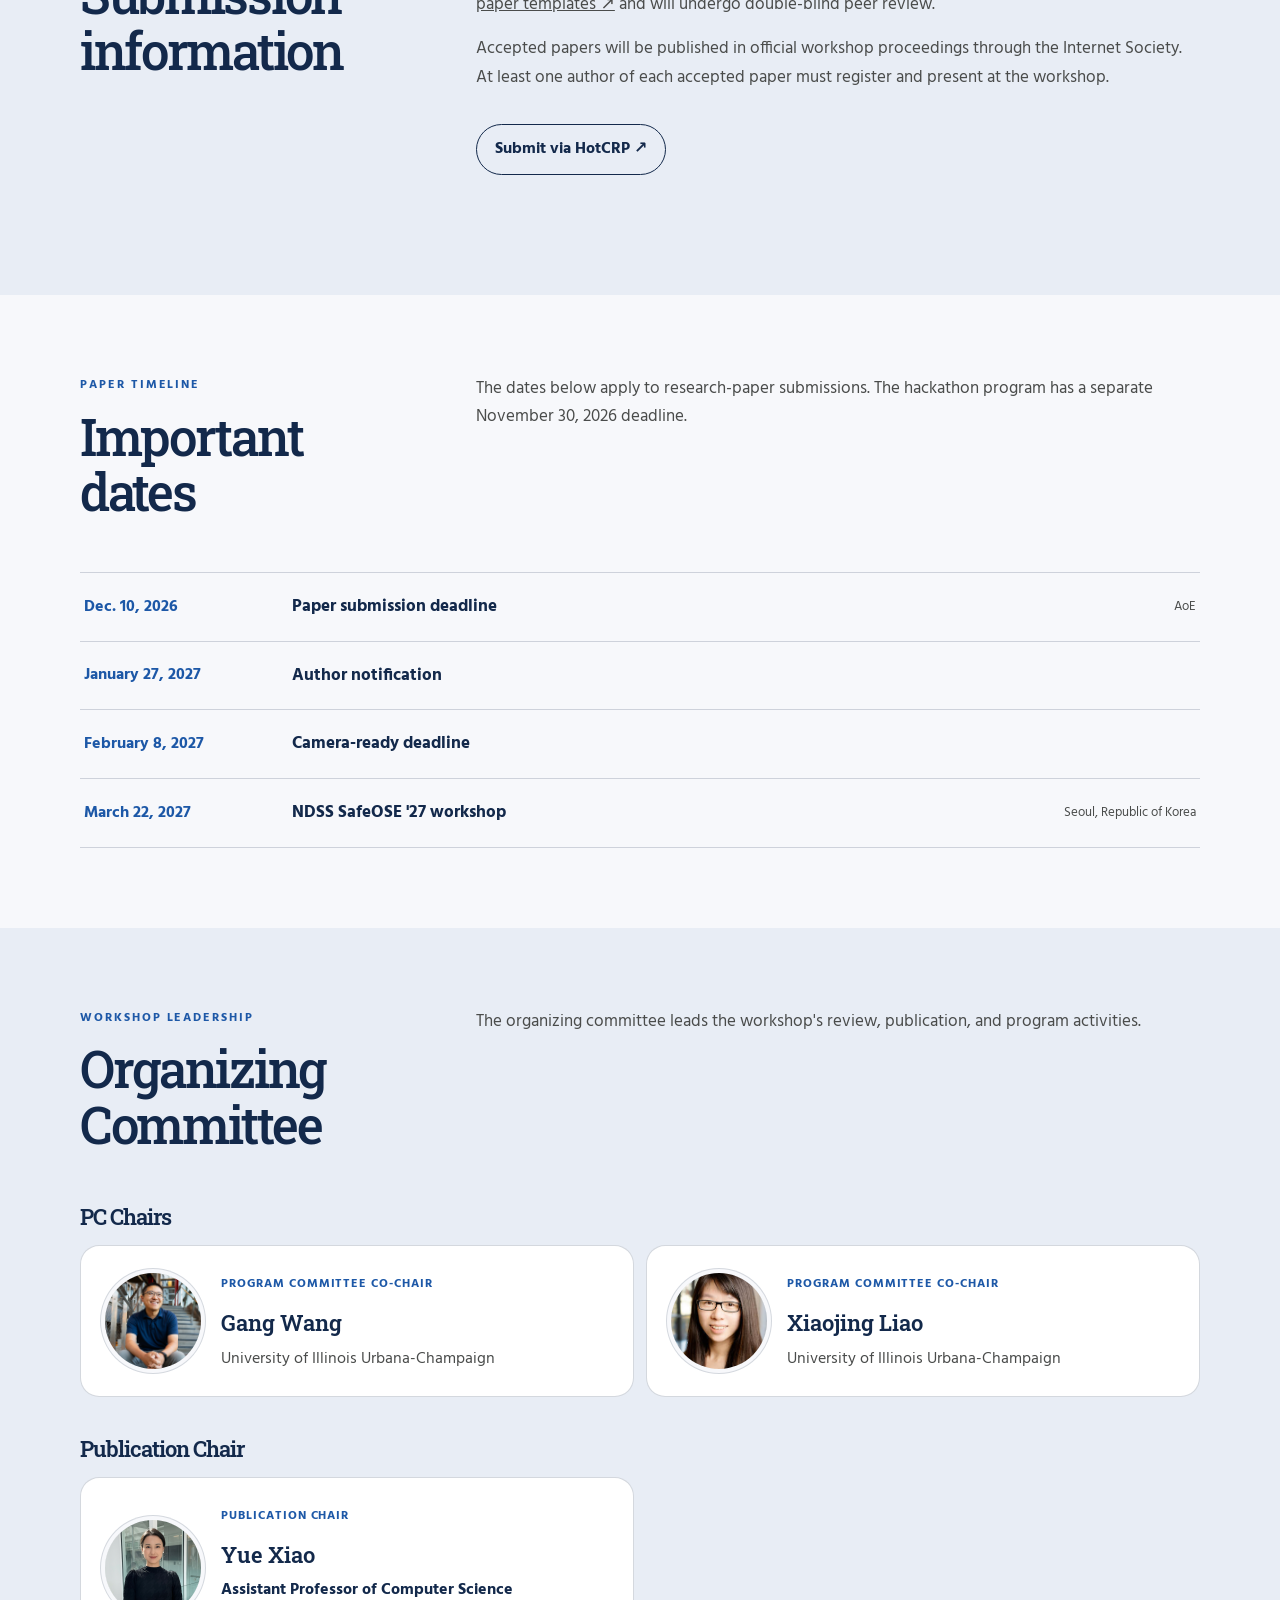
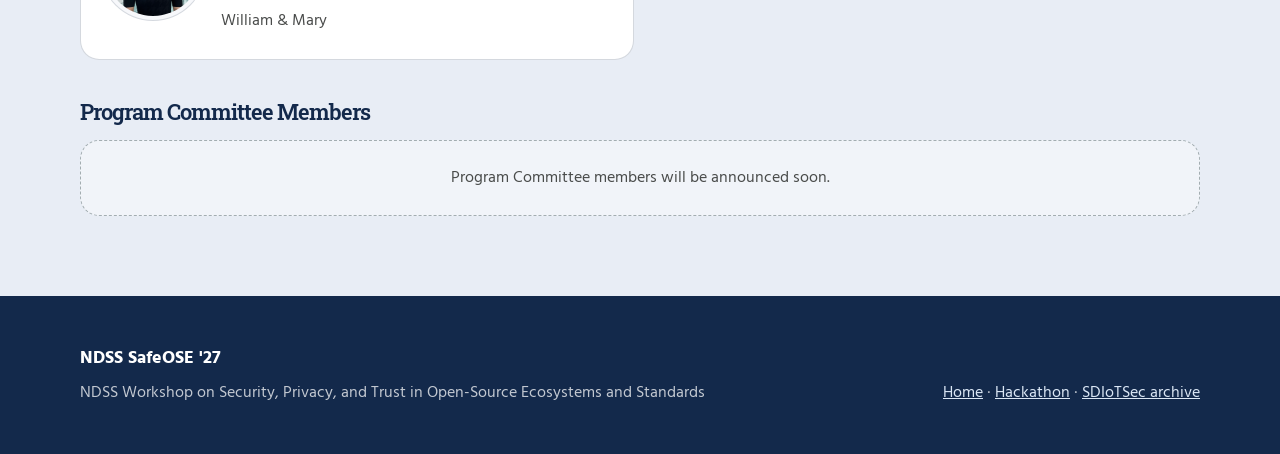
<file: cfp.html>
<!doctype html>
<html lang="en">
<head>
  <meta charset="utf-8">
  <meta name="viewport" content="width=device-width, initial-scale=1">
  <meta name="description" content="Call for Papers for NDSS SafeOSE '27, the Workshop on Security, Privacy, and Trust in Open-Source Ecosystems and Standards.">
  <meta property="og:title" content="Call for Papers | NDSS SafeOSE '27">
  <meta property="og:description" content="Original research on security, privacy, safety, and trust in open-source and standards-driven ecosystems.">
  <meta property="og:type" content="website">
  <meta name="twitter:card" content="summary">
  <meta name="twitter:title" content="Call for Papers | NDSS SafeOSE '27">
  <meta name="twitter:description" content="Original research on security, privacy, safety, and trust in open-source and standards-driven ecosystems.">
  <title>Call for Papers | NDSS SafeOSE '27</title>
  <link rel="preconnect" href="https://fonts.googleapis.com">
  <link rel="preconnect" href="https://fonts.gstatic.com" crossorigin>
  <link href="https://fonts.googleapis.com/css2?family=Hind:wght@400;500;600;700&family=Roboto+Slab:wght@400;500;600;700&display=swap" rel="stylesheet">
  <link rel="stylesheet" href="pages.css">
</head>
<body>
  <header>
    <nav class="wrap site-nav" aria-label="Site navigation">
      <a class="brand" href="index.html">NDSS <span>Safe</span>OSE '27</a>
      <div class="page-nav">
        <a href="index.html">Workshop</a>
        <a href="cfp.html" aria-current="page"><span class="wide-label">Call for papers</span><span class="short-label">Papers</span></a>
        <a href="hackathons.html"><span class="wide-label">AI Security Hackathon</span><span class="short-label">Hackathon</span></a>
      </div>
    </nav>
    <nav class="section-nav" aria-label="On this page">
      <div class="wrap section-nav-inner">
        <span class="section-nav-label">On this page</span>
        <div class="section-links">
          <a href="#top">Overview</a>
          <a href="#scope">Topics</a>
          <a href="#submission">Submission</a>
          <a href="#paper-dates">Dates</a>
          <a href="#organizing-committee">Organizing Committee</a>
        </div>
      </div>
    </nav>
  </header>

  <main id="top">
    <div class="page-hero">
      <div class="wrap">
        <p class="eyebrow">Research paper program</p>
        <h1>Call for Papers</h1>
        <p class="lede">NDSS SafeOSE invites original research on security, privacy, and trust in open-source ecosystems including those driven by open standards.</p>
        <div class="deadline-banner">
          <div><span>Paper submission deadline · Anywhere on Earth</span><br><strong>Dec. 10, 2026</strong></div>
          <a class="button" href="#submission">Submission details ↓</a>
        </div>
      </div>
    </div>

    <section id="scope">
      <div class="wrap">
        <div class="section-head">
          <div><p class="eyebrow">Research scope</p><h2>Topics of interest</h2></div>
          <p class="section-copy">We welcome technical, empirical, interdisciplinary, and community-centered work that studies how vulnerabilities and defenses propagate through shared artifacts, standards, governance structures, communities, and dependencies. Standardized IoT and AI-agent ecosystems are prominent examples, but the research scope extends across open-source and standards-driven ecosystems in all domains.</p>
        </div>
        <ul class="topics">
          <li>Security and privacy of open-source ecosystems</li>
          <li>Analysis of open standards, specifications, protocols, and reference implementations</li>
          <li>Open-source AI and agent ecosystems: NLIP, A2A, MCP, AGNTCY, AG2, NANDA, and more</li>
          <li>Standardized IoT: Matter, MQTT, AMQP, CoAP, BLE, and their real-world deployment</li>
          <li>Agent identity, authorization, delegation, accountability, and information flow in OSE</li>
          <li>SBOM, CBOM, AI-BOM, and provenance in open-source ecosystems</li>
          <li>Verification, program analysis, fuzzing, and AI-assisted analysis</li>
          <li>Trust, privacy, accountability, policy, regulation, and incentives</li>
          <li>Ecosystem governance, maintainers, disclosure, and sustainability</li>
          <li>Measurements, benchmarks, datasets, adoption, and case studies</li>
        </ul>
      </div>
    </section>

    <section class="alt" id="submission">
      <div class="wrap">
        <div class="section-head">
          <div><p class="eyebrow">Paper submissions</p><h2>Submission information</h2></div>
          <div>
            <p class="section-copy">NDSS SafeOSE accepts regular papers of up to 8 pages, excluding appendices. Appendices may use additional pages, but reviewers are not required to read them. Submissions must use the <a href="https://www.ndss-symposium.org/ndss2027/submissions/templates/" target="_blank" rel="noreferrer">NDSS paper templates ↗</a> and will undergo double-blind peer review.</p>
            <p class="section-copy" style="margin-top:1rem">Accepted papers will be published in official workshop proceedings through the Internet Society. At least one author of each accepted paper must register and present at the workshop.</p>
            <div class="actions">
              <a class="button" href="https://safeose27.hotcrp.com" target="_blank" rel="noreferrer">Submit via HotCRP ↗</a>
            </div>
          </div>
        </div>
      </div>
    </section>

    <section id="paper-dates">
      <div class="wrap">
        <div class="section-head">
          <div><p class="eyebrow">Paper timeline</p><h2>Important dates</h2></div>
          <p class="section-copy">The dates below apply to research-paper submissions. The hackathon program has a separate November 30, 2026 deadline.</p>
        </div>
        <div class="dates">
          <div class="date-row"><time datetime="2026-12-10">Dec. 10, 2026</time><strong>Paper submission deadline</strong><span>AoE</span></div>
          <div class="date-row"><time datetime="2027-01-27">January 27, 2027</time><strong>Author notification</strong><span></span></div>
          <div class="date-row"><time datetime="2027-02-08">February 8, 2027</time><strong>Camera-ready deadline</strong><span></span></div>
          <div class="date-row"><time datetime="2027-03-22">March 22, 2027</time><strong>NDSS SafeOSE '27 workshop</strong><span>Seoul, Republic of Korea</span></div>
        </div>
      </div>
    </section>

    <section class="alt" id="organizing-committee">
      <div class="wrap">
        <div class="section-head">
          <div><p class="eyebrow">Workshop leadership</p><h2>Organizing Committee</h2></div>
          <p class="section-copy">The organizing committee leads the workshop's review, publication, and program activities.</p>
        </div>
        <div class="committee-subsection">
          <h3 class="committee-subsection-title">PC Chairs</h3>
          <div class="pc-grid">
            <article class="pc-chair portrait-card">
              <a class="portrait-link" href="https://gangw.cs.illinois.edu/" target="_blank" rel="noreferrer" aria-label="Gang Wang's website">
                <img class="portrait" src="assets/gang-wang.jpg" alt="Headshot of Gang Wang" width="96" height="96" loading="lazy">
              </a>
              <div>
                <span>Program Committee Co-Chair</span>
                <h4><a href="https://gangw.cs.illinois.edu/" target="_blank" rel="noreferrer">Gang Wang</a></h4>
                <p class="affiliation">University of Illinois Urbana-Champaign</p>
              </div>
            </article>
            <article class="pc-chair portrait-card">
              <a class="portrait-link" href="https://www.xiaojingliao.com/" target="_blank" rel="noreferrer" aria-label="Xiaojing Liao's website">
                <img class="portrait portrait-xiaojing" src="assets/xiaojing-liao.jpg" alt="Headshot of Xiaojing Liao" width="96" height="96" loading="lazy">
              </a>
              <div>
                <span>Program Committee Co-Chair</span>
                <h4><a href="https://www.xiaojingliao.com/" target="_blank" rel="noreferrer">Xiaojing Liao</a></h4>
                <p class="affiliation">University of Illinois Urbana-Champaign</p>
              </div>
            </article>
          </div>
        </div>
        <div class="committee-subsection">
          <h3 class="committee-subsection-title">Publication Chair</h3>
          <div class="pc-grid">
            <article class="pc-chair portrait-card">
              <a class="portrait-link" href="https://sites.google.com/view/yue-xiao/" target="_blank" rel="noreferrer" aria-label="Yue Xiao's website">
                <img class="portrait portrait-yue" src="assets/yue-xiao.png" alt="Headshot of Yue Xiao" width="96" height="96" loading="lazy">
              </a>
              <div>
                <span>Publication Chair</span>
                <h4><a href="https://sites.google.com/view/yue-xiao/" target="_blank" rel="noreferrer">Yue Xiao</a></h4>
                <p class="title">Assistant Professor of Computer Science</p>
                <p class="affiliation">William &amp; Mary</p>
              </div>
            </article>
          </div>
        </div>
        <div class="committee-subsection">
          <h3 class="committee-subsection-title">Program Committee Members</h3>
          <!-- Replace this placeholder with committee-member cards as members are confirmed. -->
          <div class="pc-placeholder">Program Committee members will be announced soon.</div>
        </div>
      </div>
    </section>
  </main>

  <footer>
    <div class="wrap footer-row">
      <div><strong>NDSS SafeOSE '27</strong><p>NDSS Workshop on Security, Privacy, and Trust in Open-Source Ecosystems and Standards</p></div>
      <p><a href="index.html">Home</a> · <a href="hackathons.html">Hackathon</a> · <a href="https://sdiotsec.github.io/">SDIoTSec archive</a></p>
    </div>
  </footer>
  <script src="site-nav.js" defer></script>
</body>
</html>
</file>
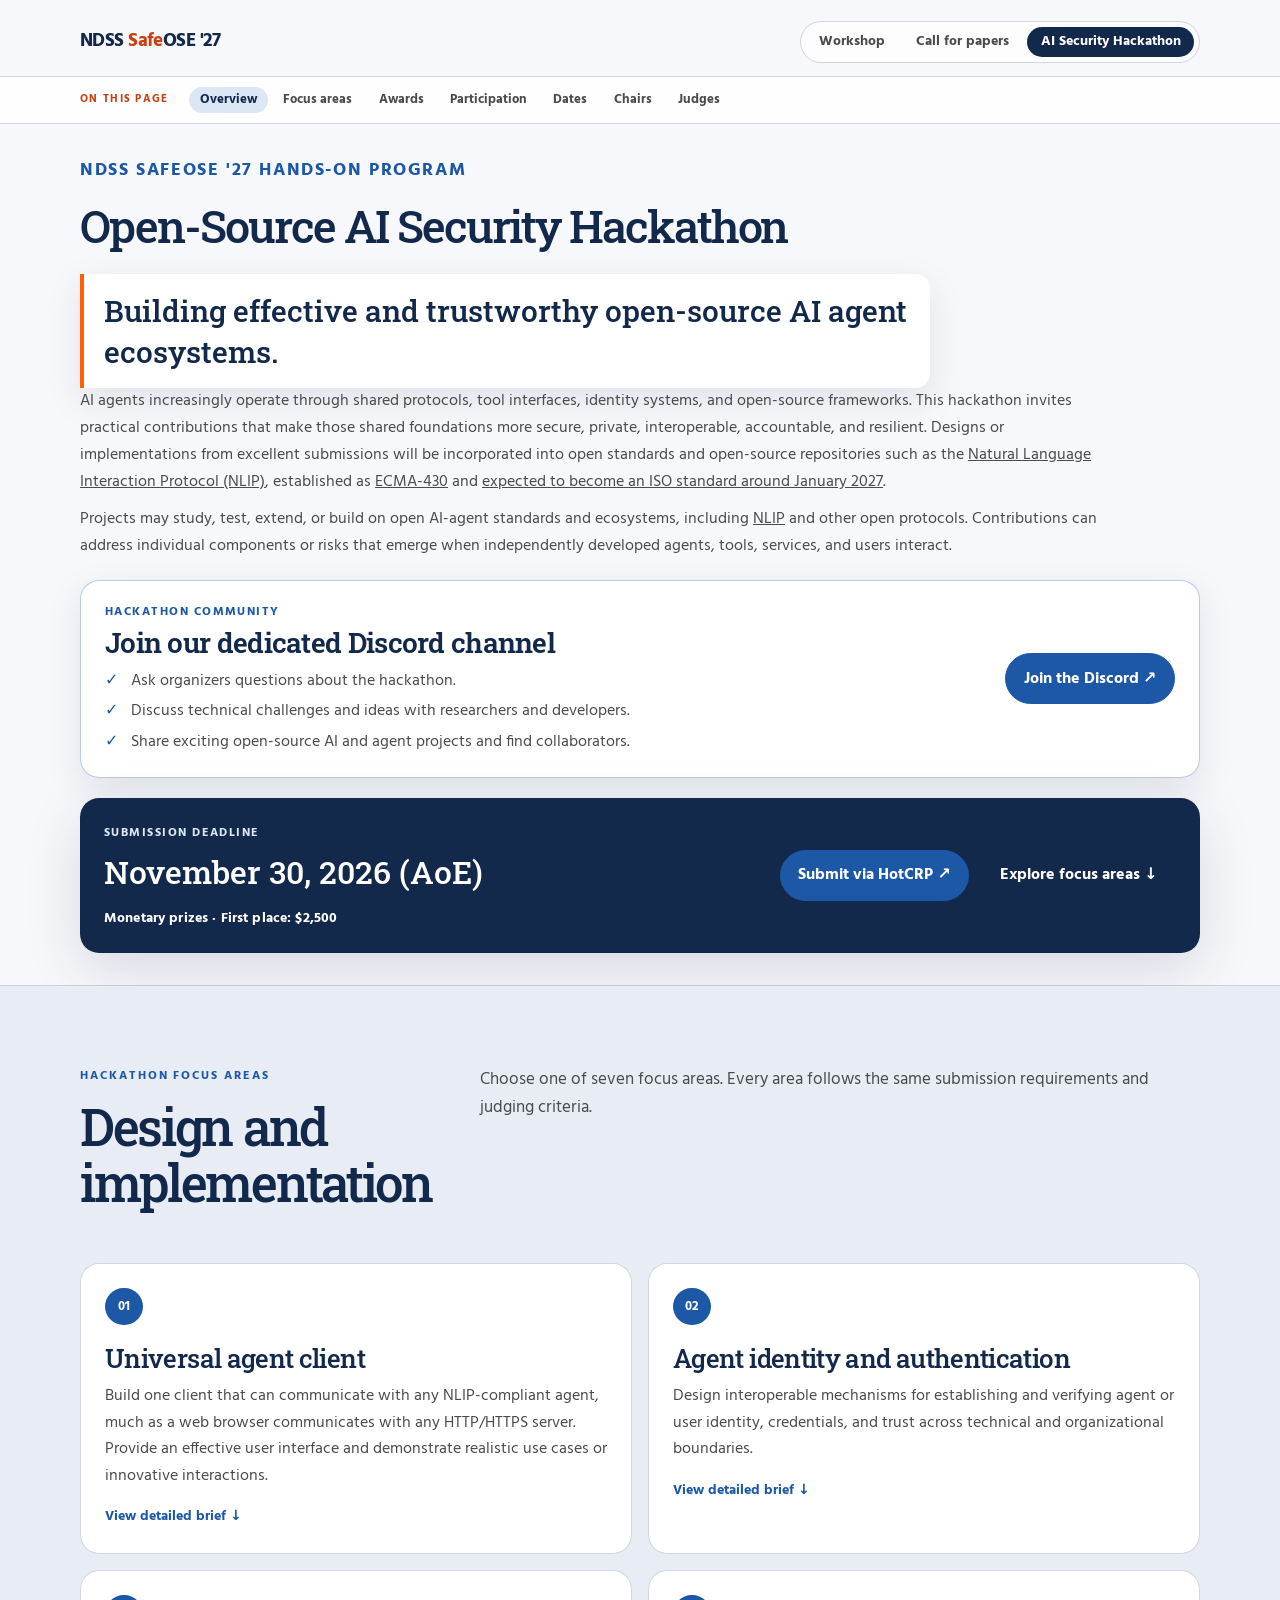
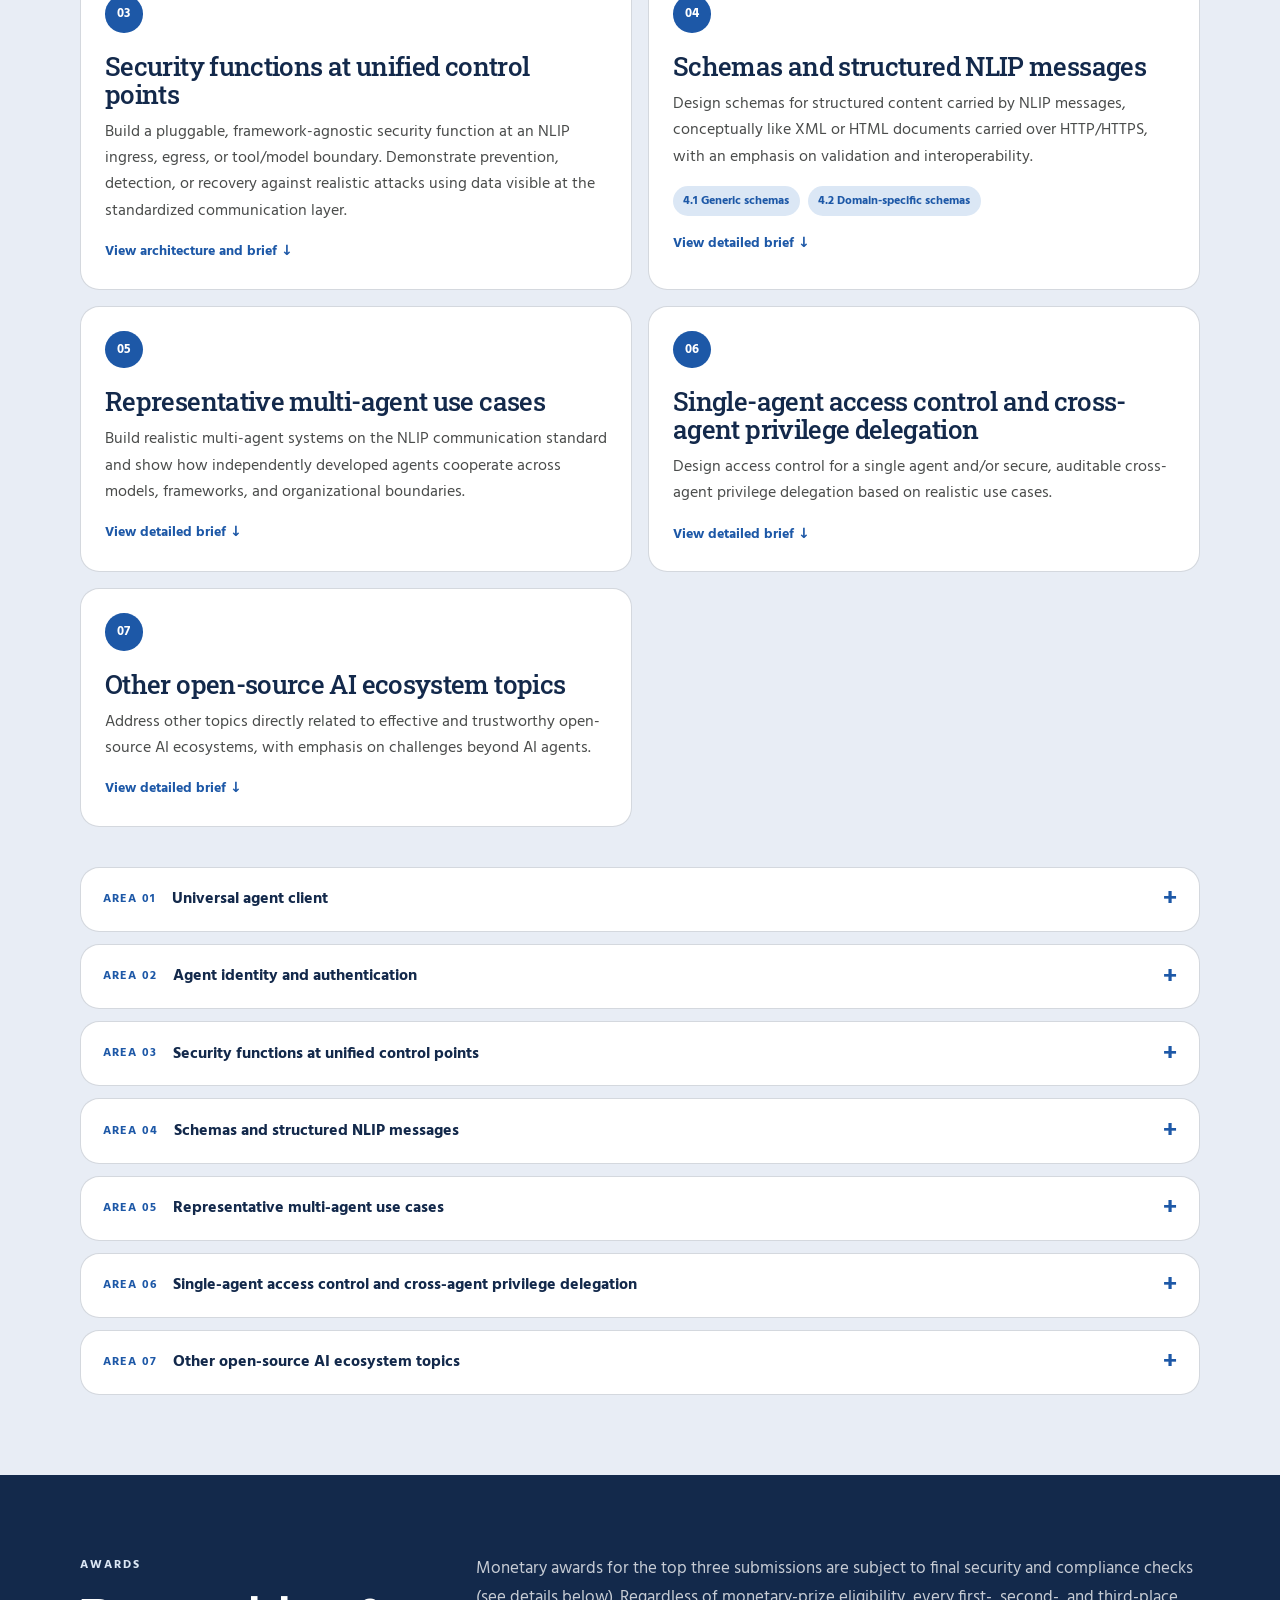
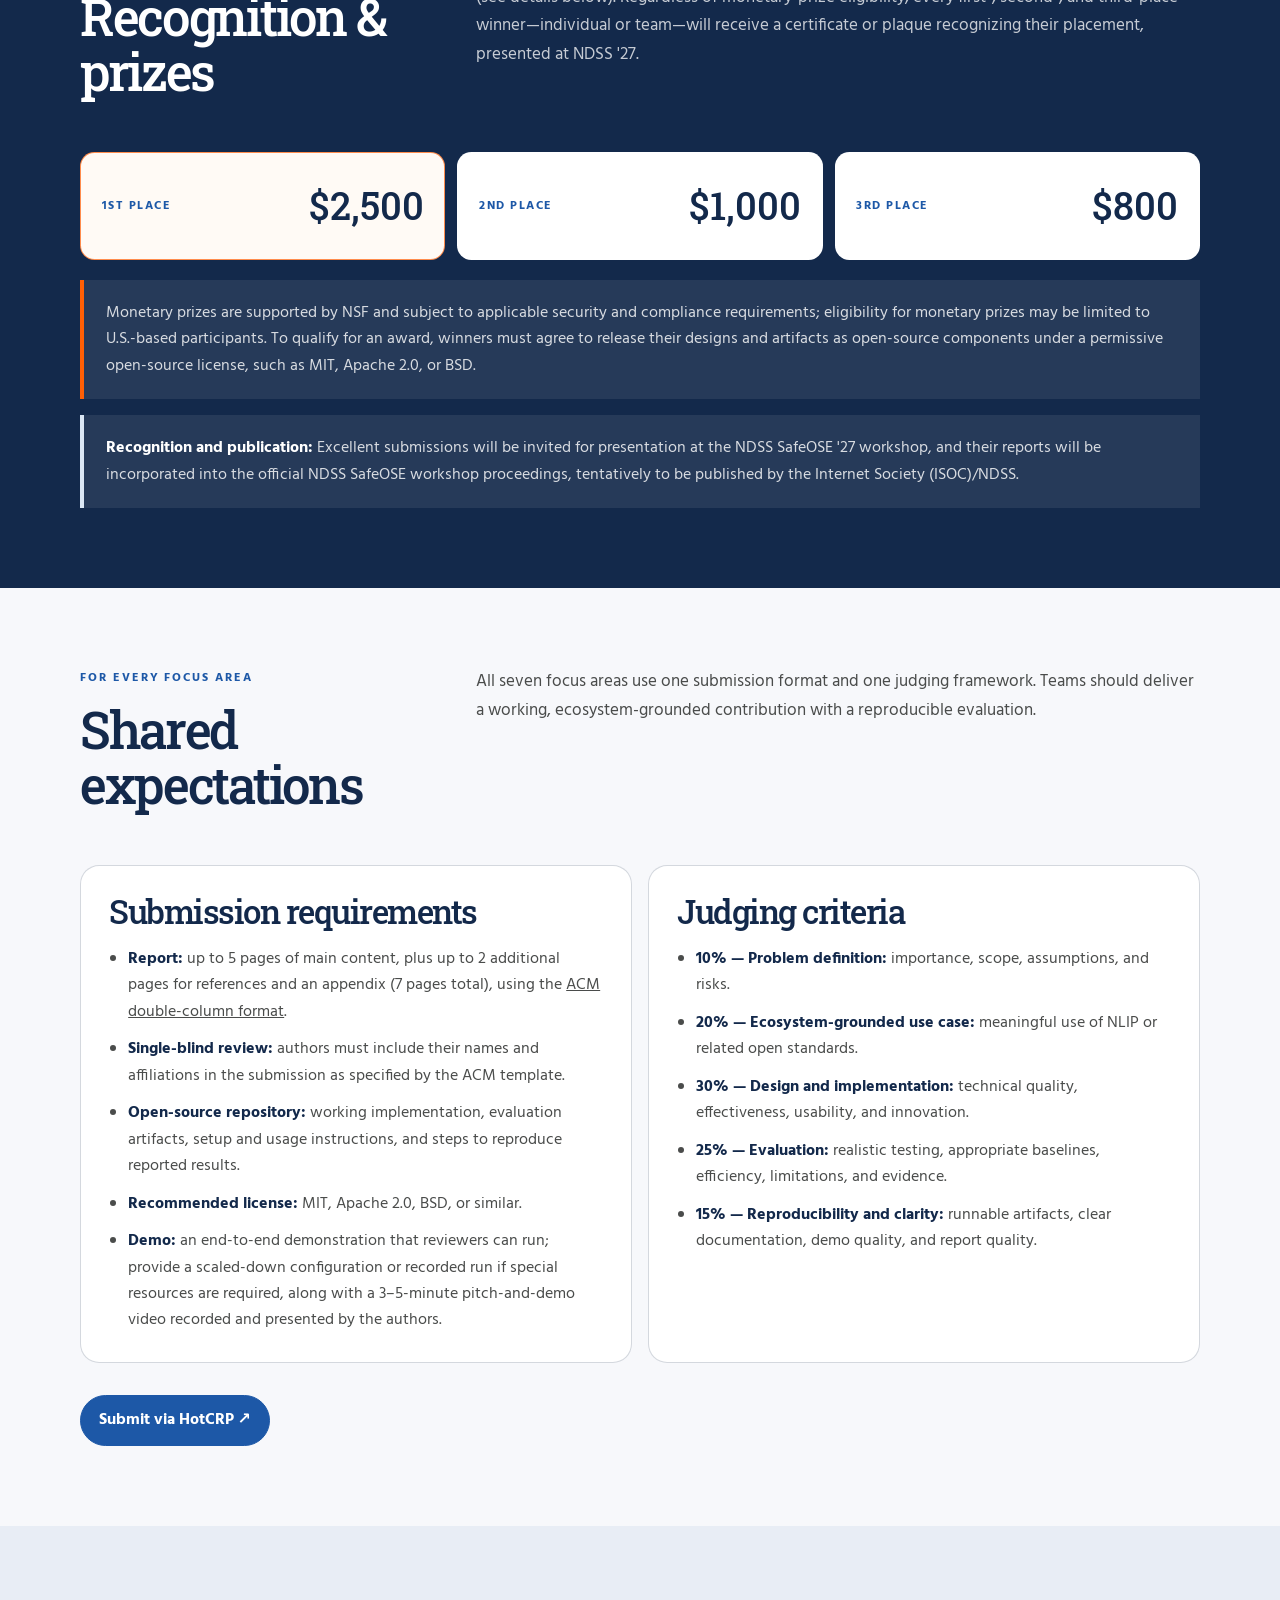
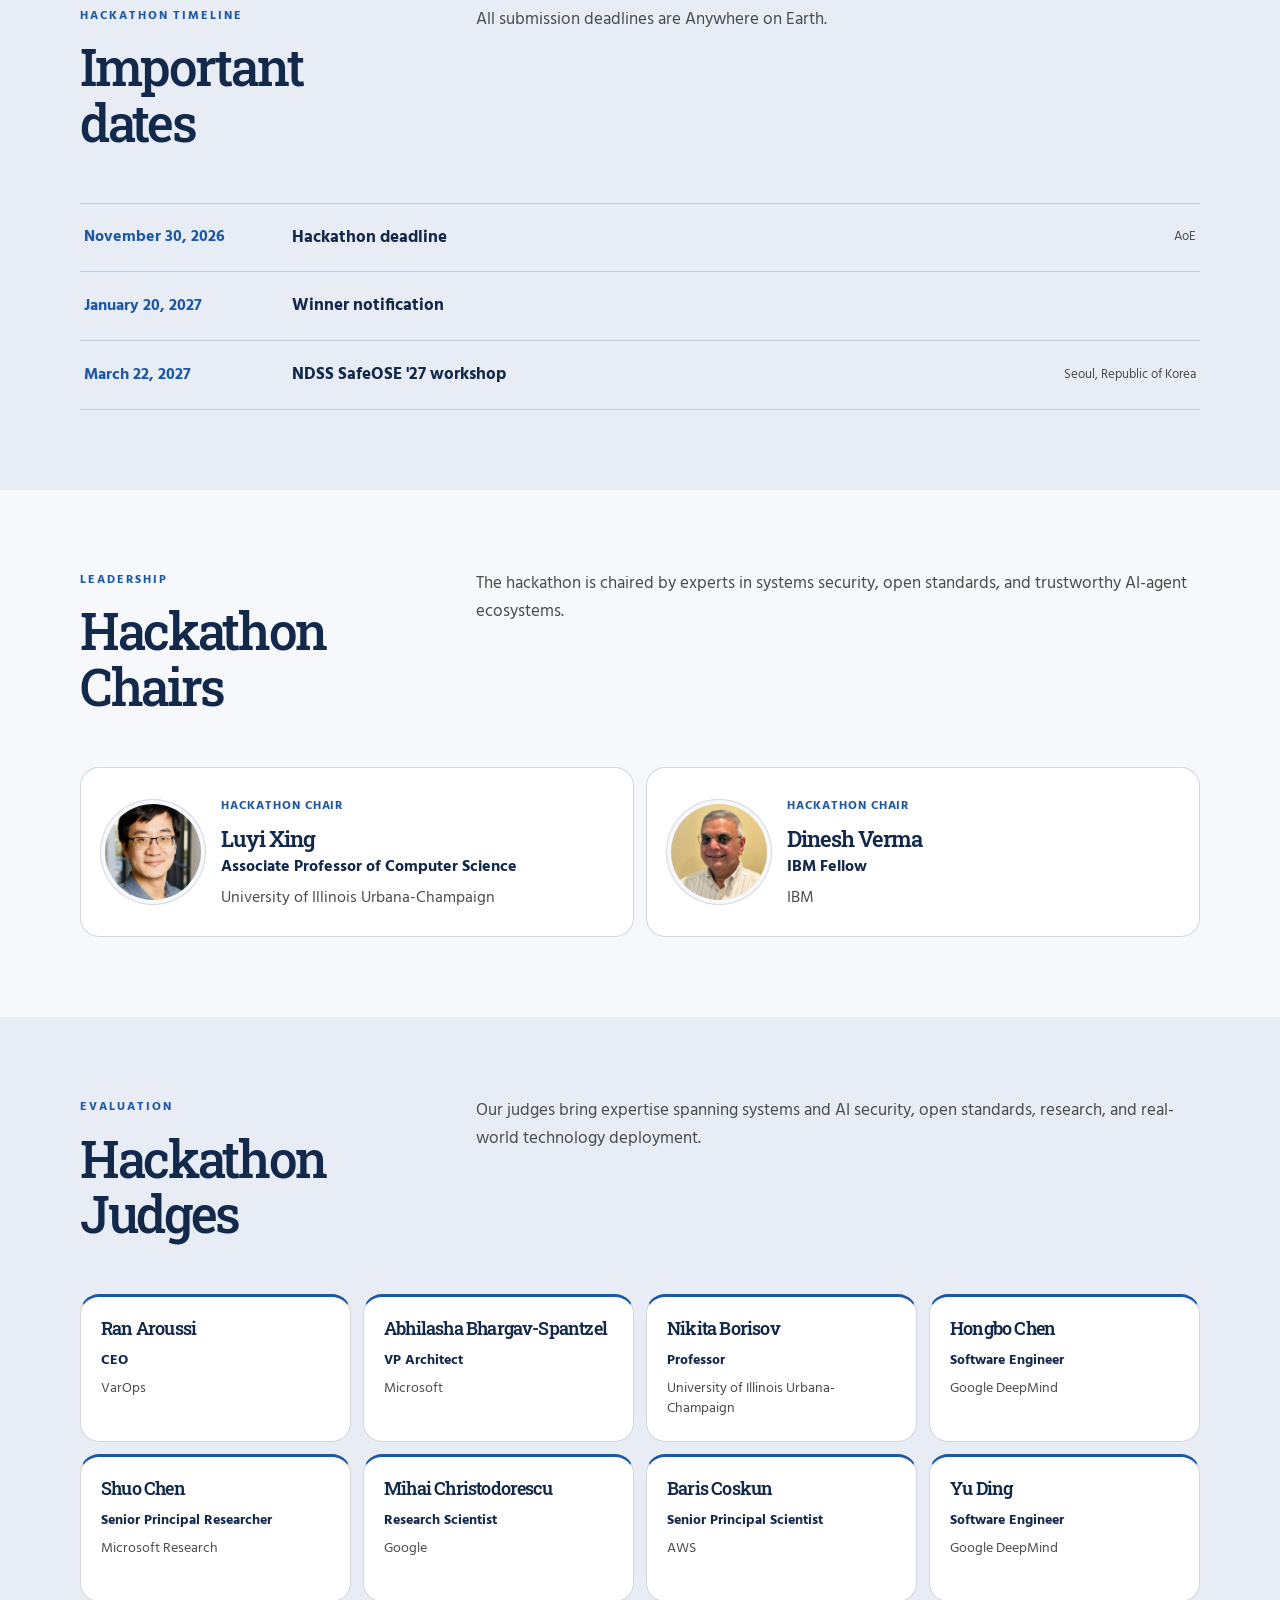
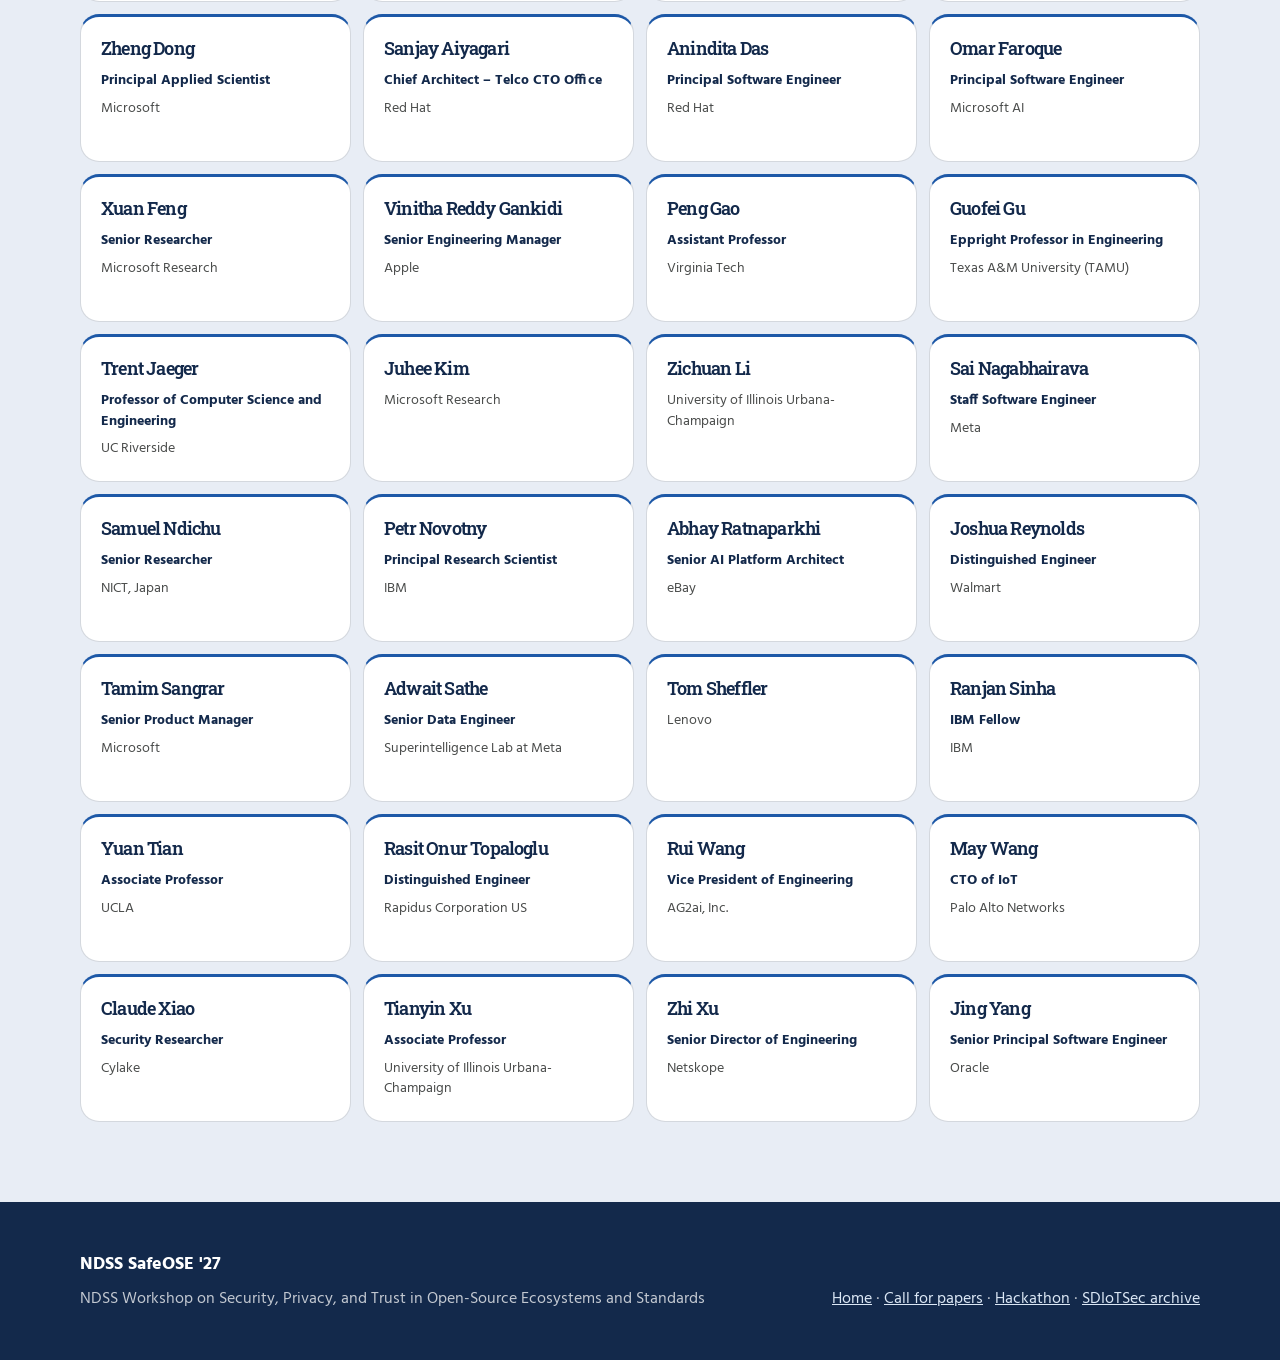
<file: hackathons.html>
<!doctype html>
<html lang="en">
<head>
  <meta charset="utf-8">
  <meta name="viewport" content="width=device-width, initial-scale=1">
  <meta name="description" content="The NDSS SafeOSE '27 Open-Source AI Security Hackathon advances effective and trustworthy open-source AI ecosystems.">
  <meta property="og:title" content="Open-Source AI Security Hackathon | NDSS SafeOSE '27">
  <meta property="og:description" content="Build practical contributions for effective and trustworthy open-source AI ecosystems.">
  <meta property="og:type" content="website">
  <meta name="twitter:card" content="summary">
  <meta name="twitter:title" content="Open-Source AI Security Hackathon | NDSS SafeOSE '27">
  <meta name="twitter:description" content="Build practical contributions for effective and trustworthy open-source AI ecosystems.">
  <title>Open-Source AI Security Hackathon | NDSS SafeOSE '27</title>
  <link rel="preconnect" href="https://fonts.googleapis.com">
  <link rel="preconnect" href="https://fonts.gstatic.com" crossorigin>
  <link href="https://fonts.googleapis.com/css2?family=Hind:wght@400;500;600;700&family=Roboto+Slab:wght@400;500;600;700&display=swap" rel="stylesheet">
  <link rel="stylesheet" href="pages.css">
</head>
<body>
  <header>
    <nav class="wrap site-nav" aria-label="Site navigation">
      <a class="brand" href="index.html">NDSS <span>Safe</span>OSE '27</a>
      <div class="page-nav">
        <a href="index.html">Workshop</a>
        <a href="cfp.html"><span class="wide-label">Call for papers</span><span class="short-label">Papers</span></a>
        <a href="hackathons.html" aria-current="page"><span class="wide-label">AI Security Hackathon</span><span class="short-label">Hackathon</span></a>
      </div>
    </nav>
    <nav class="section-nav" aria-label="On this page">
      <div class="wrap section-nav-inner">
        <span class="section-nav-label">On this page</span>
        <div class="section-links">
          <a href="#top">Overview</a>
          <a href="#focus-areas">Focus areas</a>
          <a href="#prizes">Awards</a>
          <a href="#participation">Participation</a>
          <a href="#hackathon-dates">Dates</a>
          <a href="#hackathon-chairs">Chairs</a>
          <a href="#hackathon-judges">Judges</a>
        </div>
      </div>
    </nav>
  </header>

  <main id="top">
    <div class="page-hero compact">
      <div class="wrap">
        <p class="eyebrow">NDSS SafeOSE '27 hands-on program</p>
        <h1>Open-Source AI Security Hackathon</h1>
        <p class="hackathon-theme">Building effective and trustworthy open-source AI agent ecosystems.</p>
        <div class="hero-intro">
          <p>AI agents increasingly operate through shared protocols, tool interfaces, identity systems, and open-source frameworks. This hackathon invites practical contributions that make those shared foundations more secure, private, interoperable, accountable, and resilient. Designs or implementations from excellent submissions will be incorporated into open standards and open-source repositories such as the <a href="https://nlip-project.org/#/" target="_blank" rel="noreferrer">Natural Language Interaction Protocol (NLIP)</a>, established as <a href="https://ecma-international.org/publications-and-standards/standards/ecma-430/" target="_blank" rel="noreferrer">ECMA-430</a> and <a href="https://www.iso.org/standard/94131.html" target="_blank" rel="noreferrer">expected to become an ISO standard around January 2027</a>.</p>
          <p>Projects may study, test, extend, or build on open AI-agent standards and ecosystems, including <a href="https://nlip-project.org/#/" target="_blank" rel="noreferrer">NLIP</a> and other open protocols. Contributions can address individual components or risks that emerge when independently developed agents, tools, services, and users interact.</p>
        </div>
        <aside class="discord-callout" aria-labelledby="discord-title">
          <div>
            <p class="discord-kicker">Hackathon community</p>
            <h2 id="discord-title">Join our dedicated Discord channel</h2>
            <ul>
              <li>Ask organizers questions about the hackathon.</li>
              <li>Discuss technical challenges and ideas with researchers and developers.</li>
              <li>Share exciting open-source AI and agent projects and find collaborators.</li>
            </ul>
          </div>
          <a class="button primary" href="https://discord.gg/NfCzHTEvWd?utm_source=chatgpt.com" target="_blank" rel="noreferrer">Join the Discord ↗</a>
        </aside>
        <div class="deadline-banner">
          <div><span>Submission deadline</span><br><strong>November 30, 2026 (AoE)</strong><span class="prize-teaser">Monetary prizes · First place: $2,500</span></div>
          <div class="deadline-actions">
            <a class="button primary" href="https://safeose27-hackathon.hotcrp.com/" target="_blank" rel="noreferrer">Submit via HotCRP ↗</a>
            <a class="button" href="#focus-areas">Explore focus areas ↓</a>
          </div>
        </div>
      </div>
    </div>

    <section class="alt" id="focus-areas">
      <div class="wrap">
        <div class="section-head">
          <div><p class="eyebrow">Hackathon focus areas</p><h2>Design and implementation</h2></div>
          <p class="section-copy">Choose one of seven focus areas. Every area follows the same submission requirements and judging criteria.</p>
        </div>
        <div class="focus-grid">
          <a class="focus-card" href="#focus-detail-1" aria-controls="focus-detail-1">
            <span class="focus-number">01</span>
            <h3>Universal agent client</h3>
            <p>Build one client that can communicate with any NLIP-compliant agent, much as a web browser communicates with any HTTP/HTTPS server. Provide an effective user interface and demonstrate realistic use cases or innovative interactions.</p>
            <span class="detail-link">View detailed brief ↓</span>
          </a>
          <a class="focus-card" href="#focus-detail-2" aria-controls="focus-detail-2">
            <span class="focus-number">02</span>
            <h3>Agent identity and authentication</h3>
            <p>Design interoperable mechanisms for establishing and verifying agent or user identity, credentials, and trust across technical and organizational boundaries.</p>
            <span class="detail-link">View detailed brief ↓</span>
          </a>
          <a class="focus-card" href="#focus-detail-3" aria-controls="focus-detail-3">
            <span class="focus-number">03</span>
            <h3>Security functions at unified control points</h3>
            <p>Build a pluggable, framework-agnostic security function at an NLIP ingress, egress, or tool/model boundary. Demonstrate prevention, detection, or recovery against realistic attacks using data visible at the standardized communication layer.</p>
            <span class="detail-link">View architecture and brief ↓</span>
          </a>
          <a class="focus-card" href="#focus-detail-4" aria-controls="focus-detail-4">
            <span class="focus-number">04</span>
            <h3>Schemas and structured NLIP messages</h3>
            <p>Design schemas for structured content carried by NLIP messages, conceptually like XML or HTML documents carried over HTTP/HTTPS, with an emphasis on validation and interoperability.</p>
            <div class="focus-subareas"><span>4.1 Generic schemas</span><span>4.2 Domain-specific schemas</span></div>
            <span class="detail-link">View detailed brief ↓</span>
          </a>
          <a class="focus-card" href="#focus-detail-5" aria-controls="focus-detail-5">
            <span class="focus-number">05</span>
            <h3>Representative multi-agent use cases</h3>
            <p>Build realistic multi-agent systems on the NLIP communication standard and show how independently developed agents cooperate across models, frameworks, and organizational boundaries.</p>
            <span class="detail-link">View detailed brief ↓</span>
          </a>
          <a class="focus-card" href="#focus-detail-6" aria-controls="focus-detail-6">
            <span class="focus-number">06</span>
            <h3>Single-agent access control and cross-agent privilege delegation</h3>
            <p>Design access control for a single agent and/or secure, auditable cross-agent privilege delegation based on realistic use cases.</p>
            <span class="detail-link">View detailed brief ↓</span>
          </a>
          <a class="focus-card" href="#focus-detail-7" aria-controls="focus-detail-7">
            <span class="focus-number">07</span>
            <h3>Other open-source AI ecosystem topics</h3>
            <p>Address other topics directly related to effective and trustworthy open-source AI ecosystems, with emphasis on challenges beyond AI agents.</p>
            <span class="detail-link">View detailed brief ↓</span>
          </a>
        </div>
        <div class="focus-details" aria-label="Detailed focus area briefs">
          <details class="focus-detail" id="focus-detail-1" name="focus-area">
            <summary><span class="detail-number">AREA 01</span>Universal agent client</summary>
            <div class="detail-body">
              <p>Create a universal client for AI agents using the NLIP protocol and standard. The goal is one client that can communicate with any NLIP-compatible agent, analogous to a web browser communicating with any server that supports HTTP/HTTPS.</p>
              <ul>
                <li>Discover, connect to, and exchange multimodal or structured messages with different NLIP agents.</li>
                <li>Provide effective user interfaces for sessions, agent capabilities, identity, consent, and results.</li>
                <li>Demonstrate realistic end-to-end use cases across different AI models, frameworks, or agent harnesses.</li>
                <li>Explore innovative interaction designs beyond today's single-agent chat interface.</li>
              </ul>
            </div>
          </details>
          <details class="focus-detail" id="focus-detail-2" name="focus-area">
            <summary><span class="detail-number">AREA 02</span>Agent identity and authentication</summary>
            <div class="detail-body">
              <p>Develop interoperable identity and authentication mechanisms for users, agents, and services that communicate through open agent protocols.</p>
              <ul>
                <li>Address identity establishment, discovery, credentials, authentication, and trust across domains.</li>
                <li>Consider the lifecycle of credentials, including issuance, rotation, expiration, revocation, and recovery.</li>
                <li>Demonstrate user-to-agent and agent-to-agent authentication in realistic multi-party scenarios.</li>
                <li>Explain privacy, usability, deployment, and accountability tradeoffs.</li>
              </ul>
            </div>
          </details>
          <details class="focus-detail" id="focus-detail-3" name="focus-area">
            <summary><span class="detail-number">AREA 03</span>Security functions at unified control points</summary>
            <div class="detail-body detail-layout">
              <div>
                <p>Figure 1 anchors the approach in a communication-layer control-point architecture. Structured NLIP messages connect agents with user clients—including people and mobile or web applications—and with other agents. Every incoming or outgoing NLIP message crosses a standardized boundary, making ingress and egress natural enforcement points for input- and output-driven attacks.</p>
                <p>Like reference monitors in classical access-control systems, these control points support consistent validation, policy enforcement, and monitoring across heterogeneous agent implementations.</p>
                <h4>Task goal</h4>
                <p>Build one pluggable security function in the agent security architecture shown in Figure 1. Thoroughly evaluate it against relevant state-of-the-art attacks to demonstrate that the defense works effectively and efficiently.</p>
                <h4>Choose one enforcement location</h4>
                <ul>
                  <li><strong>Ingress:</strong> inspect an incoming message before the agent processes it; block or clean up malicious or unsafe input.</li>
                  <li><strong>Egress:</strong> inspect an outgoing message before it leaves the agent; block or clean up malicious or unsafe output.</li>
                  <li><strong>Tool/model boundary:</strong> the agent invokes a Type-3 Security Extension (SE) immediately before or after an LLM or tool call.</li>
                </ul>
                <p>Type-1 SEs secure user-client-to-agent interactions, Type-2 SEs secure agent-to-agent interactions, and Type-3 SEs secure an agent's interactions with external tools and AI-model APIs. Together they support prevention, detection, and recovery for system-level and AI-driven vulnerabilities.</p>
                <h4>Framework-agnostic by design</h4>
                <p><a href="https://github.com/nlip-project/nlip_server">NLIP's open-source libraries</a>—<strong>nlip_sdk</strong>, <strong>nlip_client</strong>, and <strong>nlip_server</strong>—abstract message structure, transport, and endpoint communication. NLIP governs external communication while an agent may internally use LangChain, AG2, LlamaIndex, CrewAI, or another framework, so the same security function can protect different implementations without modifying their internal logic.</p>
                <h4>How Type-3 extends protection</h4>
                <ul>
                  <li><strong>At NLIP control points:</strong> inspect inputs that may trigger tool or model interactions and filter outputs derived from them before propagation.</li>
                  <li><strong>Around a call:</strong> invoke a Type-3 SE immediately before or after a tool or model interaction for deeper inspection and enforcement.</li>
                </ul>
                <p>A Type-3 SE might validate tool arguments, enforce authorization or usage limits, block unsafe calls, mask sensitive results, or record an auditable decision. This extends reusable controls beyond NLIP message boundaries while retaining NLIP as the common communication-layer enforcement point.</p>
                <h4>Use only information visible at the boundary</h4>
                <p>The function cannot see the agent's hidden reasoning. It must make its decision using only:</p>
                <ul>
                  <li>the relevant NLIP message or structured tool/model call data;</li>
                  <li>local state recorded from earlier interactions; and</li>
                  <li>the policy implemented by the team.</li>
                </ul>
                <p class="fit-test"><strong>Fit test:</strong> Can the security decision be made using data visible at one of these enforcement locations, without depending on hidden reasoning or framework-specific internals?</p>
                <p>An SE may allow, reject, redact, tag, throttle, log, or rewrite a message or call according to explicit policy. Participants are encouraged to identify the relevant security objectives and countermeasures (SCOs) in <a href="https://ecma-international.org/wp-content/uploads/ECMA-434_1st_edition_december_2025.pdf" target="_blank" rel="noreferrer">ECMA-434</a> that cover the security or privacy threat addressed by their security function. If the threat does not fit any existing SCO, participants should propose a new SCO and explain its scope, security objective, and countermeasure. Evaluate effectiveness, false alarms, runtime cost, and limitations against realistic attacks.</p>
              </div>
              <figure class="detail-figure">
                <div class="detail-figure-viewport">
                  <img src="assets/agent-control-point-architecture.png" alt="NLIP framework architecture with unified control points hosting Type-1, Type-2, and Type-3 pluggable Security Extensions between user clients, agents, external agents, tools, and language models.">
                </div>
                <figcaption><strong>Figure 1.</strong> NLIP communication-layer control points host pluggable Security Extensions (SEs): Type 1 for user-client interactions, Type 2 for agent-to-agent interactions, and Type 3 for external tool and model-API interactions.</figcaption>
              </figure>
            </div>
          </details>
          <details class="focus-detail" id="focus-detail-4" name="focus-area">
            <summary><span class="detail-number">AREA 04</span>Schemas and structured NLIP messages</summary>
            <div class="detail-body">
              <p>Design schemas for structured documents carried inside NLIP messages, conceptually like XML or HTML documents transported by HTTP/HTTPS. Contributions should improve machine-readable interoperability without coupling agents to a single model or framework.</p>
              <ul>
                <li><strong>Generic schemas:</strong> reusable structures for common agent capabilities, tasks, results, errors, provenance, or policy metadata.</li>
                <li><strong>Domain-specific schemas:</strong> structures tailored to areas such as commerce, healthcare, education, transportation, government, or scientific workflows.</li>
                <li>Consider validation, extensibility, versioning, compatibility, and/or developer usability.</li>
                <li>Demonstrate messages exchanged and correctly interpreted by independently implemented agents.</li>
              </ul>
            </div>
          </details>
          <details class="focus-detail" id="focus-detail-5" name="focus-area">
            <summary><span class="detail-number">AREA 05</span>Representative multi-agent use cases</summary>
            <div class="detail-body">
              <p>Build representative multi-agent applications that use NLIP as their communication standard. The project should show why standardized communication improves interoperability, composition, security, or usability.</p>
              <ul>
                <li>Choose a realistic scenario with a clear user or organizational need.</li>
                <li>Connect independently developed agents, ideally using different models, frameworks, or harnesses.</li>
                <li>Show task coordination, delegation, structured information exchange, failures, and recovery.</li>
                <li>Evaluate the system end to end and identify what remains difficult to standardize.</li>
              </ul>
            </div>
          </details>
          <details class="focus-detail" id="focus-detail-6" name="focus-area">
            <summary><span class="detail-number">AREA 06</span>Single-agent access control and cross-agent privilege delegation</summary>
            <div class="detail-body">
              <p>Design and implement access control for a single agent and/or secure privilege delegation when one agent authorizes another to act for a user, organization, or upstream agent. Ground the work in realistic use cases.</p>
              <ul>
                <li>Represent authorization policies or delegated authority, including scope, purpose, duration, constraints, and chains of delegation where applicable.</li>
                <li>Enforce least privilege and support attenuation, expiration, revocation, and policy conflicts.</li>
                <li>Provide tamper-evident accountability and auditability across agent boundaries.</li>
                <li>Demonstrate the design through realistic end-to-end use cases and misuse scenarios.</li>
              </ul>
            </div>
          </details>
          <details class="focus-detail" id="focus-detail-7" name="focus-area">
            <summary><span class="detail-number">AREA 07</span>Other open-source AI ecosystem topics</summary>
            <div class="detail-body">
              <p>Propose a project that directly advances effective and trustworthy open-source AI ecosystems, especially an important challenge beyond AI agents and the six focus areas above.</p>
              <ul>
                <li>Topics may involve open-source AI models, datasets, frameworks, development infrastructure, dependencies, or the communities and organizations that sustain them.</li>
                <li>Projects may address security, privacy, safety, provenance, software supply chains, evaluation, governance, accountability, or ecosystem resilience.</li>
                <li>Clearly define the ecosystem-level problem, affected stakeholders and artifacts, and why the project does not fit one of the first six areas.</li>
                <li>Deliver a practical design or implementation with a reproducible evaluation and evidence of its effectiveness.</li>
              </ul>
            </div>
          </details>
        </div>
      </div>
    </section>

    <section class="prize-section" id="prizes">
      <div class="wrap">
        <div class="section-head">
          <div><p class="eyebrow">Awards</p><h2>Recognition &amp; prizes</h2></div>
          <p class="section-copy">Monetary awards for the top three submissions are subject to final security and compliance checks (see details below). Regardless of monetary-prize eligibility, every first-, second-, and third-place winner—individual or team—will receive a certificate or plaque recognizing their placement, presented at NDSS '27.</p>
        </div>
        <div class="prize-grid">
          <article class="prize-card first">
            <span class="prize-place">1st place</span>
            <strong class="prize-amount">$2,500</strong>
          </article>
          <article class="prize-card">
            <span class="prize-place">2nd place</span>
            <strong class="prize-amount">$1,000</strong>
          </article>
          <article class="prize-card">
            <span class="prize-place">3rd place</span>
            <strong class="prize-amount">$800</strong>
          </article>
        </div>
        <p class="prize-conditions">Monetary prizes are supported by NSF and subject to applicable security and compliance requirements; eligibility for monetary prizes may be limited to U.S.-based participants. To qualify for an award, winners must agree to release their designs and artifacts as open-source components under a permissive open-source license, such as MIT, Apache 2.0, or BSD.</p>
        <p class="prize-recognition"><strong>Recognition and publication:</strong> Excellent submissions will be invited for presentation at the NDSS SafeOSE '27 workshop, and their reports will be incorporated into the official NDSS SafeOSE workshop proceedings, tentatively to be published by the Internet Society (ISOC)/NDSS.</p>
      </div>
    </section>

    <section id="participation">
      <div class="wrap">
        <div class="section-head">
          <div><p class="eyebrow">For every focus area</p><h2>Shared expectations</h2></div>
          <p class="section-copy">All seven focus areas use one submission format and one judging framework. Teams should deliver a working, ecosystem-grounded contribution with a reproducible evaluation.</p>
        </div>
        <div class="expectations-grid">
          <article class="expectation-card">
            <h3>Submission requirements</h3>
            <ul>
              <li><strong>Report:</strong> up to 5 pages of main content, plus up to 2 additional pages for references and an appendix (7 pages total), using the <a href="https://www.acm.org/publications/proceedings-template" target="_blank" rel="noreferrer">ACM double-column format</a>.</li>
              <li><strong>Single-blind review:</strong> authors must include their names and affiliations in the submission as specified by the ACM template.</li>
              <li><strong>Open-source repository:</strong> working implementation, evaluation artifacts, setup and usage instructions, and steps to reproduce reported results.</li>
              <li><strong>Recommended license:</strong> MIT, Apache 2.0, BSD, or similar.</li>
              <li><strong>Demo:</strong> an end-to-end demonstration that reviewers can run; provide a scaled-down configuration or recorded run if special resources are required, along with a 3–5-minute pitch-and-demo video recorded and presented by the authors.</li>
            </ul>
          </article>
          <article class="expectation-card">
            <h3>Judging criteria</h3>
            <ul>
              <li><strong>10% — Problem definition:</strong> importance, scope, assumptions, and risks.</li>
              <li><strong>20% — Ecosystem-grounded use case:</strong> meaningful use of NLIP or related open standards.</li>
              <li><strong>30% — Design and implementation:</strong> technical quality, effectiveness, usability, and innovation.</li>
              <li><strong>25% — Evaluation:</strong> realistic testing, appropriate baselines, efficiency, limitations, and evidence.</li>
              <li><strong>15% — Reproducibility and clarity:</strong> runnable artifacts, clear documentation, demo quality, and report quality.</li>
            </ul>
          </article>
        </div>
        <div class="actions">
          <a class="button primary" href="https://safeose27-hackathon.hotcrp.com/" target="_blank" rel="noreferrer">Submit via HotCRP ↗</a>
        </div>
      </div>
    </section>

    <section class="alt" id="hackathon-dates">
      <div class="wrap">
        <div class="section-head">
          <div><p class="eyebrow">Hackathon timeline</p><h2>Important dates</h2></div>
          <p class="section-copy">All submission deadlines are Anywhere on Earth.</p>
        </div>
        <div class="dates">
          <div class="date-row"><time datetime="2026-11-30">November 30, 2026</time><strong>Hackathon deadline</strong><span>AoE</span></div>
          <div class="date-row"><time datetime="2027-01-20">January 20, 2027</time><strong>Winner notification</strong><span></span></div>
          <div class="date-row"><time datetime="2027-03-22">March 22, 2027</time><strong>NDSS SafeOSE '27 workshop</strong><span>Seoul, Republic of Korea</span></div>
        </div>
      </div>
    </section>

    <section id="hackathon-chairs">
      <div class="wrap">
        <div class="section-head">
          <div><p class="eyebrow">Leadership</p><h2>Hackathon Chairs</h2></div>
          <p class="section-copy">The hackathon is chaired by experts in systems security, open standards, and trustworthy AI-agent ecosystems.</p>
        </div>
        <div class="pc-grid">
          <article class="pc-chair portrait-card">
            <a class="portrait-link" href="https://www.xing-luyi.com/" target="_blank" rel="noreferrer" aria-label="Luyi Xing's website">
              <img class="portrait portrait-luyi" src="assets/luyi-xing.jpg" alt="Headshot of Luyi Xing" width="96" height="96" loading="lazy">
            </a>
            <div>
              <span>Hackathon Chair</span>
              <h3><a href="https://www.xing-luyi.com/" target="_blank" rel="noreferrer">Luyi Xing</a></h3>
              <p class="title">Associate Professor of Computer Science</p>
              <p class="affiliation">University of Illinois Urbana-Champaign</p>
            </div>
          </article>
          <article class="pc-chair portrait-card">
            <a class="portrait-link" href="https://research.ibm.com/people/dinesh-verma" target="_blank" rel="noreferrer" aria-label="Dinesh Verma's IBM Research profile">
              <img class="portrait" src="assets/dinesh-verma.webp" alt="Headshot of Dinesh Verma" width="96" height="96" loading="lazy">
            </a>
            <div>
              <span>Hackathon Chair</span>
              <h3><a href="https://research.ibm.com/people/dinesh-verma" target="_blank" rel="noreferrer">Dinesh Verma</a></h3>
              <p class="title"><a href="https://www.linkedin.com/in/dcverma" target="_blank" rel="noreferrer">IBM Fellow</a></p>
              <p class="affiliation">IBM</p>
            </div>
          </article>
        </div>
      </div>
    </section>

    <section class="alt" id="hackathon-judges">
      <div class="wrap">
        <div class="section-head">
          <div><p class="eyebrow">Evaluation</p><h2>Hackathon Judges</h2></div>
          <p class="section-copy">Our judges bring expertise spanning systems and AI security, open standards, research, and real-world technology deployment.</p>
        </div>
        <div class="judge-grid">
          <article class="judge-card">
            <h3>Ran Aroussi</h3>
            <p class="title">CEO</p>
            <p class="affiliation">VarOps</p>
          </article>
          <article class="judge-card">
            <h3>Abhilasha Bhargav-Spantzel</h3>
            <p class="title">VP Architect</p>
            <p class="affiliation">Microsoft</p>
          </article>
          <article class="judge-card">
            <h3>Nikita Borisov</h3>
            <p class="title">Professor</p>
            <p class="affiliation">University of Illinois Urbana-Champaign</p>
          </article>
          <article class="judge-card">
            <h3>Hongbo Chen</h3>
            <p class="title">Software Engineer</p>
            <p class="affiliation">Google DeepMind</p>
          </article>
          <article class="judge-card">
            <h3>Shuo Chen</h3>
            <p class="title">Senior Principal Researcher</p>
            <p class="affiliation">Microsoft Research</p>
          </article>
          <article class="judge-card">
            <h3>Mihai Christodorescu</h3>
            <p class="title">Research Scientist</p>
            <p class="affiliation">Google</p>
          </article>
          <article class="judge-card">
            <h3>Baris Coskun</h3>
            <p class="title">Senior Principal Scientist</p>
            <p class="affiliation">AWS</p>
          </article>
          <article class="judge-card">
            <h3>Yu Ding</h3>
            <p class="title">Software Engineer</p>
            <p class="affiliation">Google DeepMind</p>
          </article>
          <article class="judge-card">
            <h3>Zheng Dong</h3>
            <p class="title">Principal Applied Scientist</p>
            <p class="affiliation">Microsoft</p>
          </article>
          <article class="judge-card">
            <h3>Sanjay Aiyagari</h3>
            <p class="title">Chief Architect – Telco CTO Office</p>
            <p class="affiliation">Red Hat</p>
          </article>
          <article class="judge-card">
            <h3>Anindita Das</h3>
            <p class="title">Principal Software Engineer</p>
            <p class="affiliation">Red Hat</p>
          </article>
          <article class="judge-card">
            <h3>Omar Faroque</h3>
            <p class="title">Principal Software Engineer</p>
            <p class="affiliation">Microsoft AI</p>
          </article>
          <article class="judge-card">
            <h3>Xuan Feng</h3>
            <p class="title">Senior Researcher</p>
            <p class="affiliation">Microsoft Research</p>
          </article>
          <article class="judge-card">
            <h3>Vinitha Reddy Gankidi</h3>
            <p class="title">Senior Engineering Manager</p>
            <p class="affiliation">Apple</p>
          </article>
          <article class="judge-card">
            <h3>Peng Gao</h3>
            <p class="title">Assistant Professor</p>
            <p class="affiliation">Virginia Tech</p>
          </article>
          <article class="judge-card">
            <h3>Guofei Gu</h3>
            <p class="title">Eppright Professor in Engineering</p>
            <p class="affiliation">Texas A&amp;M University (TAMU)</p>
          </article>
          <article class="judge-card">
            <h3><a href="https://www.trentjaeger.com/" target="_blank" rel="noreferrer">Trent Jaeger</a></h3>
            <p class="title">Professor of Computer Science and Engineering</p>
            <p class="affiliation">UC Riverside</p>
          </article>
          <article class="judge-card">
            <h3>Juhee Kim</h3>
            <p class="affiliation">Microsoft Research</p>
          </article>
          <article class="judge-card">
            <h3>Zichuan Li</h3>
            <p class="affiliation">University of Illinois Urbana-Champaign</p>
          </article>
          <article class="judge-card">
            <h3>Sai Nagabhairava</h3>
            <p class="title">Staff Software Engineer</p>
            <p class="affiliation">Meta</p>
          </article>
          <article class="judge-card">
            <h3>Samuel Ndichu</h3>
            <p class="title">Senior Researcher</p>
            <p class="affiliation">NICT, Japan</p>
          </article>
          <article class="judge-card">
            <h3>Petr Novotny</h3>
            <p class="title">Principal Research Scientist</p>
            <p class="affiliation">IBM</p>
          </article>
          <article class="judge-card">
            <h3>Abhay Ratnaparkhi</h3>
            <p class="title">Senior AI Platform Architect</p>
            <p class="affiliation">eBay</p>
          </article>
          <article class="judge-card">
            <h3>Joshua Reynolds</h3>
            <p class="title">Distinguished Engineer</p>
            <p class="affiliation">Walmart</p>
          </article>
          <article class="judge-card">
            <h3>Tamim Sangrar</h3>
            <p class="title">Senior Product Manager</p>
            <p class="affiliation">Microsoft</p>
          </article>
          <article class="judge-card">
            <h3>Adwait Sathe</h3>
            <p class="title">Senior Data Engineer</p>
            <p class="affiliation">Superintelligence Lab at Meta</p>
          </article>
          <article class="judge-card">
            <h3>Tom Sheffler</h3>
            <p class="affiliation">Lenovo</p>
          </article>
          <article class="judge-card">
            <h3>Ranjan Sinha</h3>
            <p class="title">IBM Fellow</p>
            <p class="affiliation">IBM</p>
          </article>
          <article class="judge-card">
            <h3>Yuan Tian</h3>
            <p class="title">Associate Professor</p>
            <p class="affiliation">UCLA</p>
          </article>
          <article class="judge-card">
            <h3>Rasit Onur Topaloglu</h3>
            <p class="title">Distinguished Engineer</p>
            <p class="affiliation">Rapidus Corporation US</p>
          </article>
          <article class="judge-card">
            <h3>Rui Wang</h3>
            <p class="title">Vice President of Engineering</p>
            <p class="affiliation">AG2ai, Inc.</p>
          </article>
          <article class="judge-card">
            <h3>May Wang</h3>
            <p class="title">CTO of IoT</p>
            <p class="affiliation">Palo Alto Networks</p>
          </article>
          <article class="judge-card">
            <h3>Claude Xiao</h3>
            <p class="title">Security Researcher</p>
            <p class="affiliation">Cylake</p>
          </article>
          <article class="judge-card">
            <h3>Tianyin Xu</h3>
            <p class="title">Associate Professor</p>
            <p class="affiliation">University of Illinois Urbana-Champaign</p>
          </article>
          <article class="judge-card">
            <h3>Zhi Xu</h3>
            <p class="title">Senior Director of Engineering</p>
            <p class="affiliation">Netskope</p>
          </article>
          <article class="judge-card">
            <h3>Jing Yang</h3>
            <p class="title">Senior Principal Software Engineer</p>
            <p class="affiliation">Oracle</p>
          </article>
        </div>
      </div>
    </section>

  </main>

  <footer>
    <div class="wrap footer-row">
      <div><strong>NDSS SafeOSE '27</strong><p>NDSS Workshop on Security, Privacy, and Trust in Open-Source Ecosystems and Standards</p></div>
      <p><a href="index.html">Home</a> · <a href="cfp.html">Call for papers</a> · <a href="hackathons.html">Hackathon</a> · <a href="https://sdiotsec.github.io/">SDIoTSec archive</a></p>
    </div>
  </footer>
  <script src="site-nav.js" defer></script>
  <script>
    document.querySelectorAll('.focus-card').forEach((card) => {
      card.addEventListener('click', () => {
        const detail = document.querySelector(card.hash);
        if (detail) detail.open = true;
      });
    });
  </script>
</body>
</html>
</file>
<file: pages.css>
:root {
  --ink: #13294b;
  --muted: #4a4c4b;
  --paper: #f7f8fb;
  --cream: #e8edf5;
  --green: #1d58a7;
  --orange-deep: #c84113;
  --mint: #dbe7f5;
  --amber: #ff5f05;
  --white: #ffffff;
  --line: rgba(19, 41, 75, .18);
  --radius: 1.2rem;
  --shadow: 0 18px 55px rgba(19, 41, 75, .14);
}

* { box-sizing: border-box; }
html { scroll-behavior: smooth; }
body {
  margin: 0;
  color: var(--ink);
  background: var(--paper);
  font-family: Hind, ui-sans-serif, system-ui, sans-serif;
  line-height: 1.65;
}
a { color: inherit; }
.wrap { width: min(1120px, calc(100% - 2.5rem)); margin-inline: auto; }
.eyebrow {
  margin: 0 0 .85rem;
  color: var(--green);
  font-size: .76rem;
  font-weight: 800;
  letter-spacing: .16em;
  text-transform: uppercase;
}
header {
  position: sticky;
  top: 0;
  z-index: 10;
  background: rgba(247, 248, 251, .92);
  backdrop-filter: blur(14px);
}
.site-nav { min-height: 68px; display: flex; align-items: center; justify-content: space-between; gap: 1.5rem; }
.brand { text-decoration: none; font-size: 1.2rem; font-weight: 900; letter-spacing: -.03em; }
.brand span { color: var(--orange-deep); }
.page-nav { display: flex; gap: .25rem; padding: .3rem; border: 1px solid var(--line); border-radius: 999px; background: rgba(255,255,255,.7); }
.page-nav a { padding: .45rem .85rem; border-radius: 999px; color: var(--muted); font-size: .86rem; font-weight: 750; line-height: 1.2; text-decoration: none; white-space: nowrap; }
.page-nav a:hover { color: var(--orange-deep); background: var(--white); }
.page-nav a[aria-current="page"] { color: var(--white); background: var(--ink); }
.short-label { display: none; }
.section-nav { border-top: 1px solid var(--line); border-bottom: 1px solid var(--line); background: rgba(255,255,255,.78); }
.section-nav-inner { display: flex; min-height: 46px; align-items: center; gap: 1.25rem; }
.section-nav-label { flex: 0 0 auto; color: var(--orange-deep); font-size: .68rem; font-weight: 900; letter-spacing: .12em; text-transform: uppercase; }
.section-links { display: flex; min-width: 0; gap: .25rem; overflow-x: auto; scrollbar-width: none; }
.section-links::-webkit-scrollbar { display: none; }
.section-links a { flex: 0 0 auto; padding: .35rem .7rem; border-radius: 999px; color: var(--muted); font-size: .8rem; font-weight: 700; line-height: 1.2; text-decoration: none; white-space: nowrap; }
.section-links a:hover { color: var(--ink); background: var(--cream); }
.section-links a[aria-current="location"] { color: var(--ink); background: var(--mint); }
main [id] { scroll-margin-top: 132px; }
.button {
  display: inline-flex;
  min-height: 48px;
  padding: .7rem 1.1rem;
  align-items: center;
  justify-content: center;
  border: 1px solid var(--ink);
  border-radius: 999px;
  font-weight: 800;
  text-decoration: none;
}
.button.primary { border-color: var(--green); color: var(--white); background: var(--green); }
.button:hover { transform: translateY(-2px); }
.actions { display: flex; flex-wrap: wrap; gap: .8rem; margin-top: 2rem; }

.page-hero { padding: 5.5rem 0 4.5rem; border-bottom: 1px solid var(--line); }
.page-hero h1, h2, h3 { margin-top: 0; line-height: 1.08; letter-spacing: -.045em; }
.page-hero h1 {
  max-width: 900px;
  margin-bottom: 1.25rem;
  font-family: "Roboto Slab", Georgia, serif;
  font-size: clamp(3rem, 6.5vw, 6rem);
  font-weight: 500;
}
.page-hero.compact { padding: 2.5rem 0 2rem; }
.page-hero.compact .eyebrow {
  margin-bottom: 1rem;
  font-size: clamp(.95rem, 1.4vw, 1.15rem);
  letter-spacing: .09em;
}
.page-hero.compact h1 {
  max-width: 1040px;
  margin-bottom: .75rem;
  font-size: clamp(2.2rem, 3.5vw, 3.35rem);
}
.page-hero.compact .deadline-banner { margin-top: 1.25rem; }
.page-hero.compact .hero-intro { max-width: 1040px; color: var(--muted); font-size: 1.02rem; line-height: 1.65; }
.page-hero.compact .hero-intro p { margin: 0; }
.page-hero.compact .hero-intro p + p { margin-top: .65rem; }
.page-hero .lede { max-width: 780px; margin: 0; color: var(--muted); font-size: clamp(1.05rem, 2vw, 1.3rem); }
.hackathon-theme { max-width: 850px; margin: 1.5rem 0 0; padding: 1rem 1.25rem; border-left: 4px solid var(--amber); border-radius: 0 .9rem .9rem 0; color: var(--ink); background: var(--white); box-shadow: 0 12px 36px rgba(19, 41, 75, .1); font-family: "Roboto Slab", Georgia, serif; font-size: clamp(1.3rem, 2.7vw, 1.9rem); font-weight: 500; line-height: 1.35; }
.discord-callout { display: grid; grid-template-columns: 1fr auto; gap: 2rem; margin-top: 1.25rem; padding: 1.35rem 1.5rem; align-items: center; border: 1px solid rgba(29, 88, 167, .3); border-radius: var(--radius); background: var(--white); box-shadow: 0 12px 36px rgba(19, 41, 75, .1); }
.discord-callout .discord-kicker { margin: 0 0 .25rem; color: var(--green); font-size: .76rem; font-weight: 900; letter-spacing: .12em; text-transform: uppercase; }
.discord-callout h2 { margin: 0; font-family: "Roboto Slab", Georgia, serif; font-size: clamp(1.35rem, 2.2vw, 1.8rem); font-weight: 600; letter-spacing: -.025em; }
.discord-callout ul { display: grid; gap: .25rem; margin: .7rem 0 0; padding: 0; color: var(--muted); list-style: none; }
.discord-callout li { position: relative; padding-left: 1.6rem; }
.discord-callout li::before { position: absolute; left: 0; color: var(--green); content: "✓"; font-weight: 900; }
.discord-callout .button { white-space: nowrap; }
.deadline-banner {
  display: grid;
  grid-template-columns: 1fr auto;
  gap: 2rem;
  margin-top: 2.5rem;
  padding: 1.35rem 1.5rem;
  align-items: center;
  border-radius: var(--radius);
  color: var(--white);
  background: var(--ink);
  box-shadow: var(--shadow);
}
.deadline-banner span { color: var(--mint); font-size: .76rem; font-weight: 900; letter-spacing: .12em; text-transform: uppercase; }
.deadline-banner strong { font-family: "Roboto Slab", Georgia, serif; font-size: clamp(1.35rem, 3vw, 2rem); font-weight: 500; }
.deadline-banner .prize-teaser { display: block; margin-top: .55rem; color: var(--white); font-size: .9rem; letter-spacing: .01em; text-transform: none; }
.deadline-actions { display: flex; flex-wrap: wrap; gap: .75rem; justify-content: flex-end; }

section { padding: 5rem 0; }
section.alt { background: var(--cream); }
.section-head { display: grid; grid-template-columns: .65fr 1.35fr; gap: 3rem; margin-bottom: 2.5rem; }
h2 { margin-bottom: .8rem; font-family: "Roboto Slab", Georgia, serif; font-size: clamp(2.2rem, 4vw, 3.7rem); font-weight: 500; }
.section-copy { margin: 0; color: var(--muted); font-size: 1.08rem; }
.topics { display: grid; grid-template-columns: repeat(2, 1fr); gap: .75rem; padding: 0; list-style: none; }
.topics li { position: relative; padding: 1rem 1rem 1rem 2.7rem; border: 1px solid var(--line); border-radius: .9rem; background: rgba(255,255,255,.5); font-weight: 650; }
.topics li::before { position: absolute; left: 1rem; content: "↗"; color: var(--green); font-weight: 900; }
.focus-grid { display: grid; grid-template-columns: repeat(2, 1fr); gap: 1rem; }
.focus-card { position: relative; display: block; padding: 1.5rem; border: 1px solid var(--line); border-radius: var(--radius); background: var(--white); text-decoration: none; transition: transform .18s ease, border-color .18s ease, box-shadow .18s ease; }
.focus-card:hover { transform: translateY(-3px); border-color: rgba(29, 88, 167, .45); box-shadow: var(--shadow); }
.focus-card:focus-visible { outline: 3px solid rgba(29, 88, 167, .28); outline-offset: 3px; }
.focus-number { display: inline-grid; width: 2.35rem; height: 2.35rem; margin-bottom: 1.25rem; place-items: center; border-radius: 50%; color: var(--white); background: var(--green); font-size: .82rem; font-weight: 900; }
.focus-card h3 { margin-bottom: .65rem; font-family: "Roboto Slab", Georgia, serif; font-size: clamp(1.25rem, 2vw, 1.65rem); font-weight: 500; letter-spacing: -.025em; }
.focus-card p { margin: 0; color: var(--muted); }
.focus-card .detail-link { display: inline-flex; margin-top: 1rem; color: var(--green); font-size: .88rem; font-weight: 800; }
.focus-subareas { display: flex; flex-wrap: wrap; gap: .5rem; margin-top: 1rem; }
.focus-subareas span { padding: .3rem .65rem; border-radius: 999px; color: var(--green); background: var(--mint); font-size: .78rem; font-weight: 800; }
.focus-details { display: grid; gap: .75rem; margin-top: 2.5rem; }
.focus-detail { border: 1px solid var(--line); border-radius: var(--radius); background: var(--white); overflow: hidden; }
.focus-detail summary { display: flex; gap: 1rem; padding: 1.15rem 1.35rem; align-items: center; cursor: pointer; font-weight: 800; list-style: none; }
.focus-detail summary::-webkit-details-marker { display: none; }
.focus-detail summary::after { margin-left: auto; color: var(--green); content: "+"; font-size: 1.5rem; line-height: 1; }
.focus-detail[open] summary::after { content: "−"; }
.detail-number { color: var(--green); font-size: .78rem; letter-spacing: .1em; }
.detail-body { padding: 1.5rem; border-top: 1px solid var(--line); color: var(--muted); }
.detail-body p { margin: 0; }
.detail-body p + p, .detail-body p + ul, .detail-body ul + p { margin-top: 1rem; }
.detail-body h4 { margin: 1.35rem 0 .45rem; color: var(--ink); font-size: .92rem; letter-spacing: .02em; }
.detail-body ul { margin-bottom: 0; padding-left: 1.2rem; }
.detail-body li + li { margin-top: .5rem; }
.detail-body .fit-test { margin-top: 1.25rem; padding: 1rem 1.1rem; border-left: 4px solid var(--green); border-radius: 0 .65rem .65rem 0; color: var(--ink); background: var(--mint); }
.detail-layout { display: grid; grid-template-columns: .8fr 1.2fr; gap: 1.5rem; align-items: start; }
.detail-figure { margin: 0; padding: .65rem; border: 1px solid var(--line); border-radius: .9rem; background: var(--paper); }
.detail-figure-viewport { aspect-ratio: 1645 / 859; overflow: hidden; background: var(--white); }
.detail-figure img { display: block; width: 100%; height: auto; }
.detail-figure figcaption { padding: .85rem .35rem .2rem; color: var(--muted); font-size: .82rem; line-height: 1.45; }
.detail-figure figcaption strong { color: var(--ink); }
.expectations-grid { display: grid; grid-template-columns: repeat(2, 1fr); gap: 1rem; margin-bottom: 2rem; }
.expectation-card { padding: 1.75rem; border: 1px solid var(--line); border-radius: var(--radius); background: var(--white); }
.expectation-card h3 { margin-bottom: 1rem; font-family: "Roboto Slab", Georgia, serif; font-size: clamp(1.6rem, 2.6vw, 2.15rem); font-weight: 500; }
.expectation-card ul { margin: 0; padding-left: 1.2rem; color: var(--muted); }
.expectation-card li + li { margin-top: .7rem; }
.expectation-card strong { color: var(--ink); }
.prize-section { color: var(--white); background: var(--ink); }
.prize-section .eyebrow { color: var(--mint); }
.prize-section .section-copy { color: rgba(255,255,255,.76); }
.prize-grid { display: grid; grid-template-columns: repeat(3, 1fr); gap: .75rem; }
.prize-card { display: flex; min-height: 108px; padding: 1.15rem 1.3rem; align-items: center; justify-content: space-between; gap: 1rem; border: 1px solid rgba(255,255,255,.28); border-radius: .9rem; color: var(--ink); background: var(--white); }
.prize-card.first { border-color: rgba(255, 95, 5, .7); background: #fffaf5; }
.prize-place { color: var(--green); font-size: .78rem; font-weight: 900; letter-spacing: .12em; text-transform: uppercase; }
.prize-amount { font-family: "Roboto Slab", Georgia, serif; font-size: clamp(1.7rem, 3vw, 2.35rem); font-weight: 500; line-height: 1; }
.prize-conditions { margin: 1.25rem 0 0; padding: 1.25rem 1.4rem; border-left: 4px solid var(--amber); background: rgba(255,255,255,.08); color: rgba(255,255,255,.82); }
.prize-recognition { margin: 1rem 0 0; padding: 1.25rem 1.4rem; border-left: 4px solid var(--mint); background: rgba(255,255,255,.08); color: rgba(255,255,255,.82); }
.prize-recognition strong { color: var(--white); }
.feature-grid { display: grid; grid-template-columns: repeat(2, 1fr); gap: 1rem; }
.feature-card { display: flex; min-height: 310px; padding: 1.8rem; flex-direction: column; border: 1px solid var(--line); border-radius: var(--radius); background: var(--white); }
.feature-card.agent { color: var(--white); background: var(--ink); }
.feature-card .tag { align-self: flex-start; margin-bottom: 3rem; padding: .25rem .65rem; border-radius: 999px; color: var(--green); background: var(--mint); font-size: .72rem; font-weight: 900; letter-spacing: .1em; }
.feature-card h3 { margin-bottom: .75rem; font-family: "Roboto Slab", Georgia, serif; font-size: clamp(1.7rem, 3vw, 2.5rem); font-weight: 500; }
.feature-card p { margin: 0 0 1.5rem; color: var(--muted); }
.feature-card.agent p { color: rgba(255,255,255,.72); }
.feature-card .button { align-self: flex-start; margin-top: auto; }
.feature-card.agent .button { border-color: rgba(255,255,255,.55); }
.dates { border-top: 1px solid var(--line); }
.date-row { display: grid; grid-template-columns: 11rem 1fr auto; gap: 2rem; padding: 1.25rem .25rem; align-items: center; border-bottom: 1px solid var(--line); }
.date-row time { color: var(--green); font-weight: 900; }
.date-row strong { font-size: 1.05rem; }
.date-row span { color: var(--muted); font-size: .84rem; }
.note { padding: 1.3rem 1.5rem; border-left: 4px solid var(--amber); background: var(--white); color: var(--muted); }
.committee-subsection + .committee-subsection { margin-top: 2.5rem; }
.committee-subsection-title { margin: 0 0 1rem; font-family: "Roboto Slab", Georgia, serif; font-size: 1.4rem; font-weight: 600; }
.pc-grid { display: grid; grid-template-columns: repeat(4, 1fr); gap: .75rem; }
.pc-chair { grid-column: span 2; padding: 1.5rem; border: 1px solid var(--line); border-top: 4px solid var(--green); border-radius: var(--radius); background: var(--white); }
.pc-chair span { color: var(--green); font-size: .75rem; font-weight: 900; letter-spacing: .08em; text-transform: uppercase; }
.pc-chair h3, .pc-chair h4 { margin: .55rem 0 .25rem; font-family: "Roboto Slab", Georgia, serif; font-size: 1.35rem; font-weight: 600; }
.pc-chair h3 a, .pc-chair h4 a { color: inherit; text-decoration: none; }
.pc-chair p { margin: 0; color: var(--muted); }
.pc-chair .title { color: var(--ink); font-weight: 700; }
.pc-chair .title a { color: inherit; text-decoration: none; }
.pc-chair .affiliation { margin-top: .3rem; }
.portrait-card { display: grid; grid-template-columns: 96px 1fr; gap: 1.25rem; align-items: center; border-top: 1px solid var(--line); }
.portrait-link { display: block; width: 96px; height: 96px; border-radius: 50%; overflow: hidden; box-shadow: 0 0 0 4px var(--paper), 0 0 0 5px var(--line); }
.portrait { display: block; width: 100%; height: 100%; object-fit: cover; object-position: center; }
.portrait-luyi { object-position: center 28%; }
.portrait-xiaojing { object-position: center 35%; }
.portrait-yue { object-position: center 24%; }
.pc-placeholder { grid-column: 1 / -1; padding: 1.5rem; border: 1px dashed rgba(19, 42, 44, .35); border-radius: var(--radius); color: var(--muted); background: rgba(255,255,255,.4); text-align: center; }
.judge-grid { display: grid; grid-template-columns: repeat(4, minmax(0, 1fr)); gap: .75rem; }
.judge-card { min-height: 148px; padding: 1.25rem; border: 1px solid var(--line); border-top: 3px solid var(--green); border-radius: var(--radius); background: var(--white); }
.judge-card h3 { margin: 0 0 .75rem; font-family: "Roboto Slab", Georgia, serif; font-size: 1.12rem; font-weight: 600; line-height: 1.25; }
.judge-card h3 a { color: inherit; text-decoration: none; }
.judge-card h3 a:hover { color: var(--orange-deep); }
.judge-card p { margin: 0; color: var(--muted); font-size: .9rem; line-height: 1.45; }
.judge-card .title { color: var(--ink); font-weight: 700; }
.judge-card .affiliation { margin-top: .4rem; }

footer { padding: 3rem 0; color: rgba(255,255,255,.74); background: var(--ink); }
.footer-row { display: flex; align-items: flex-end; justify-content: space-between; gap: 2rem; }
footer strong { display: block; margin-bottom: .35rem; color: var(--white); font-size: 1.15rem; }
footer p { margin: 0; }
footer a { color: var(--mint); }

@media (max-width: 820px) {
  .section-head { grid-template-columns: 1fr; gap: 1.5rem; }
  .feature-grid, .focus-grid, .expectations-grid, .detail-layout, .prize-grid { grid-template-columns: 1fr; }
  .judge-grid { grid-template-columns: repeat(2, minmax(0, 1fr)); }
}
@media (max-width: 620px) {
  .wrap { width: min(100% - 1.5rem, 1120px); }
  .site-nav { min-height: 62px; gap: .65rem; }
  .brand { font-size: 1.05rem; }
  .page-nav { gap: 0; padding: .2rem; }
  .page-nav a { padding: .4rem .55rem; font-size: .74rem; }
  .wide-label { display: none; }
  .short-label { display: inline; }
  .section-nav-inner { gap: .6rem; }
  .section-nav-label { font-size: .6rem; }
  .section-links a { padding-inline: .55rem; font-size: .75rem; }
  .page-hero { padding-top: 4rem; }
  .discord-callout, .deadline-banner, .date-row { grid-template-columns: 1fr; gap: .75rem; }
  .deadline-actions { justify-content: flex-start; }
  .discord-callout .button { justify-self: start; }
  .topics { grid-template-columns: 1fr; }
  .pc-grid { grid-template-columns: 1fr; }
  .judge-grid { grid-template-columns: 1fr; }
  .pc-chair { grid-column: auto; }
  .portrait-card { grid-template-columns: 80px 1fr; }
  .portrait-link { width: 80px; height: 80px; }
  .footer-row { align-items: flex-start; flex-direction: column; }
}
</file>
